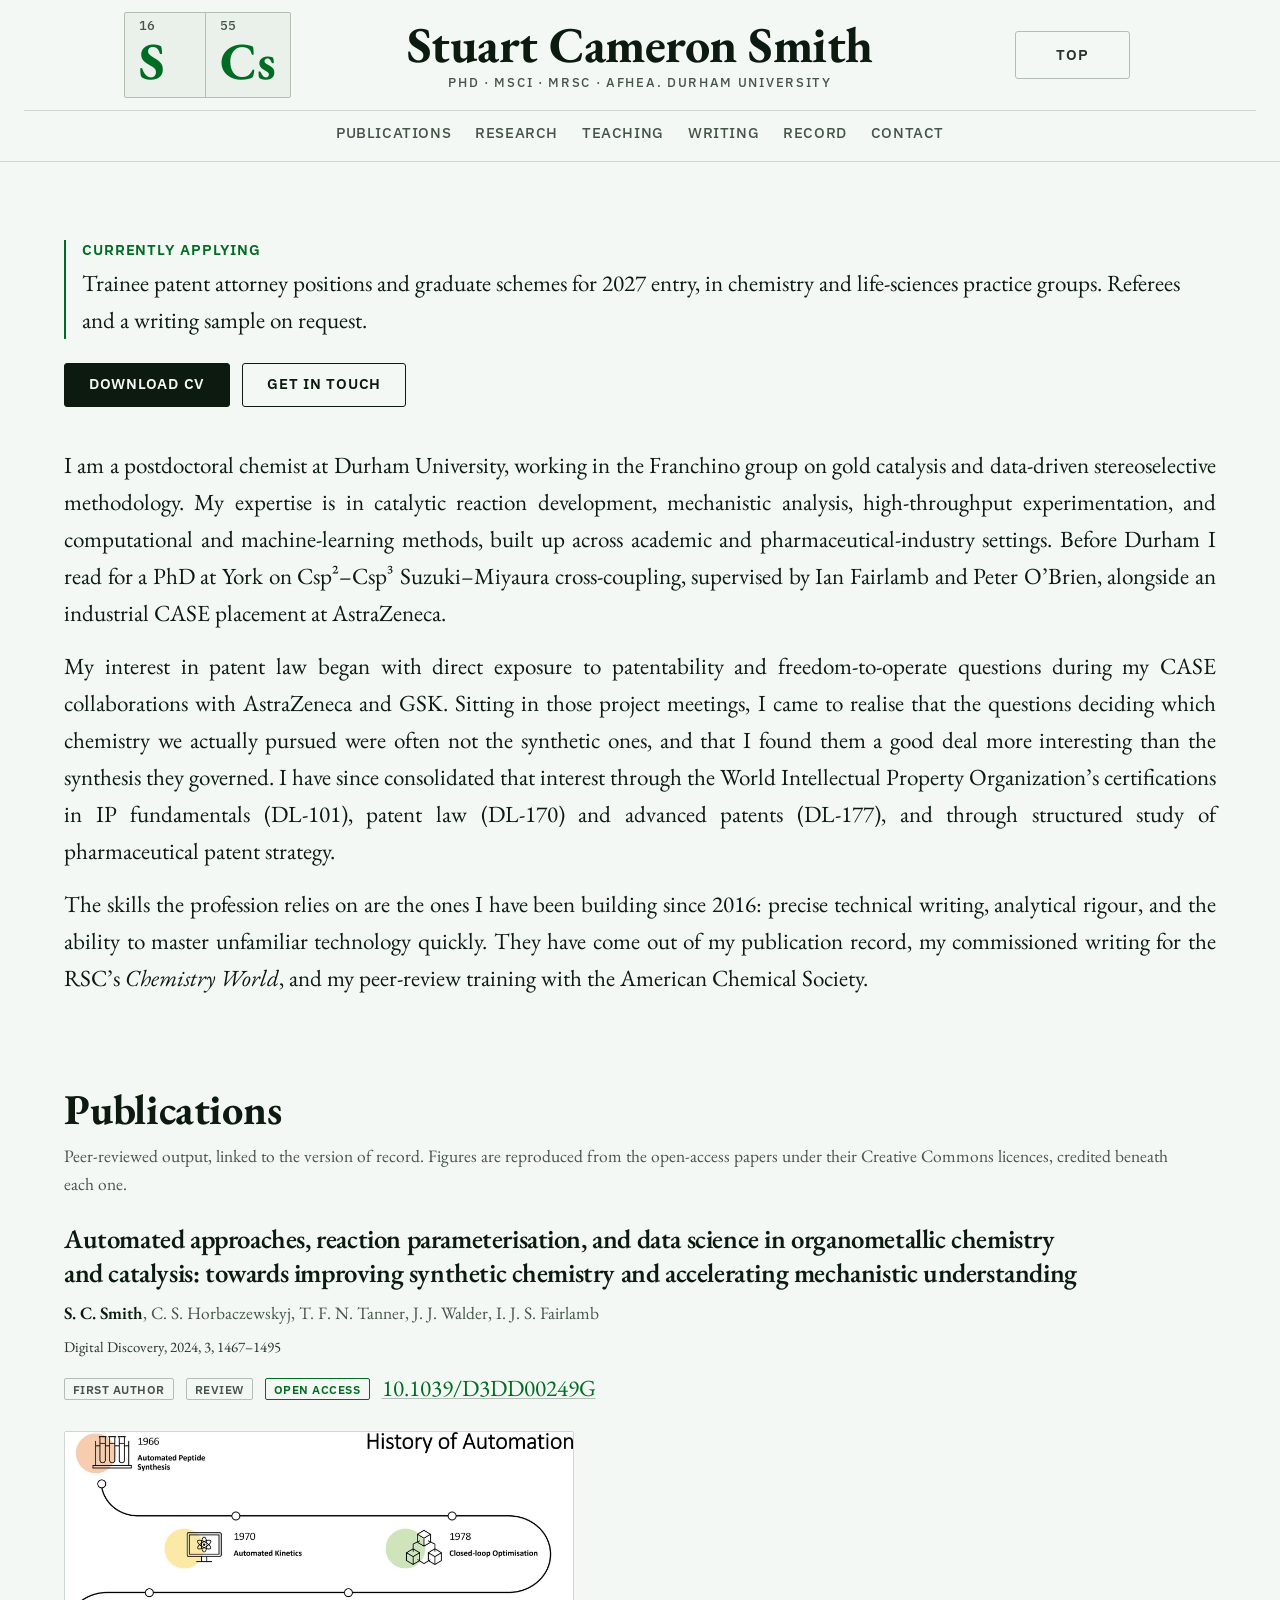
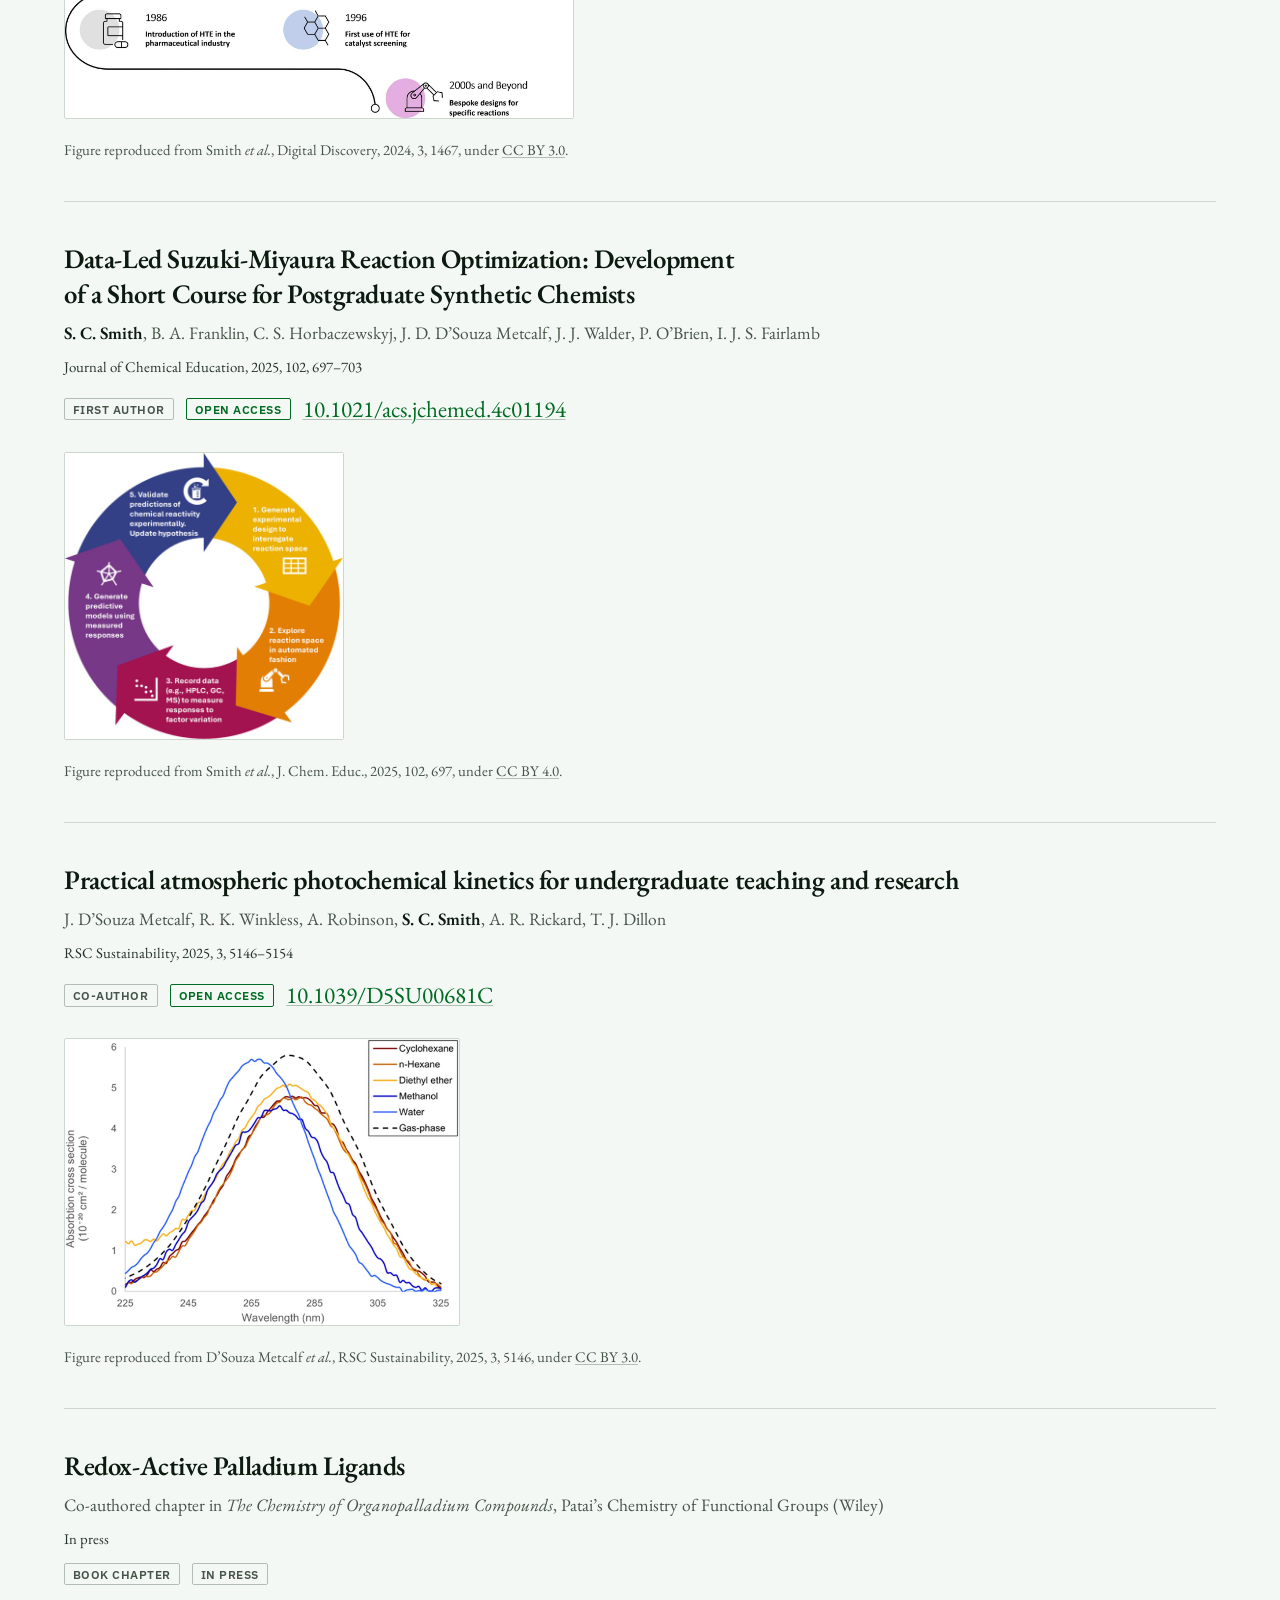
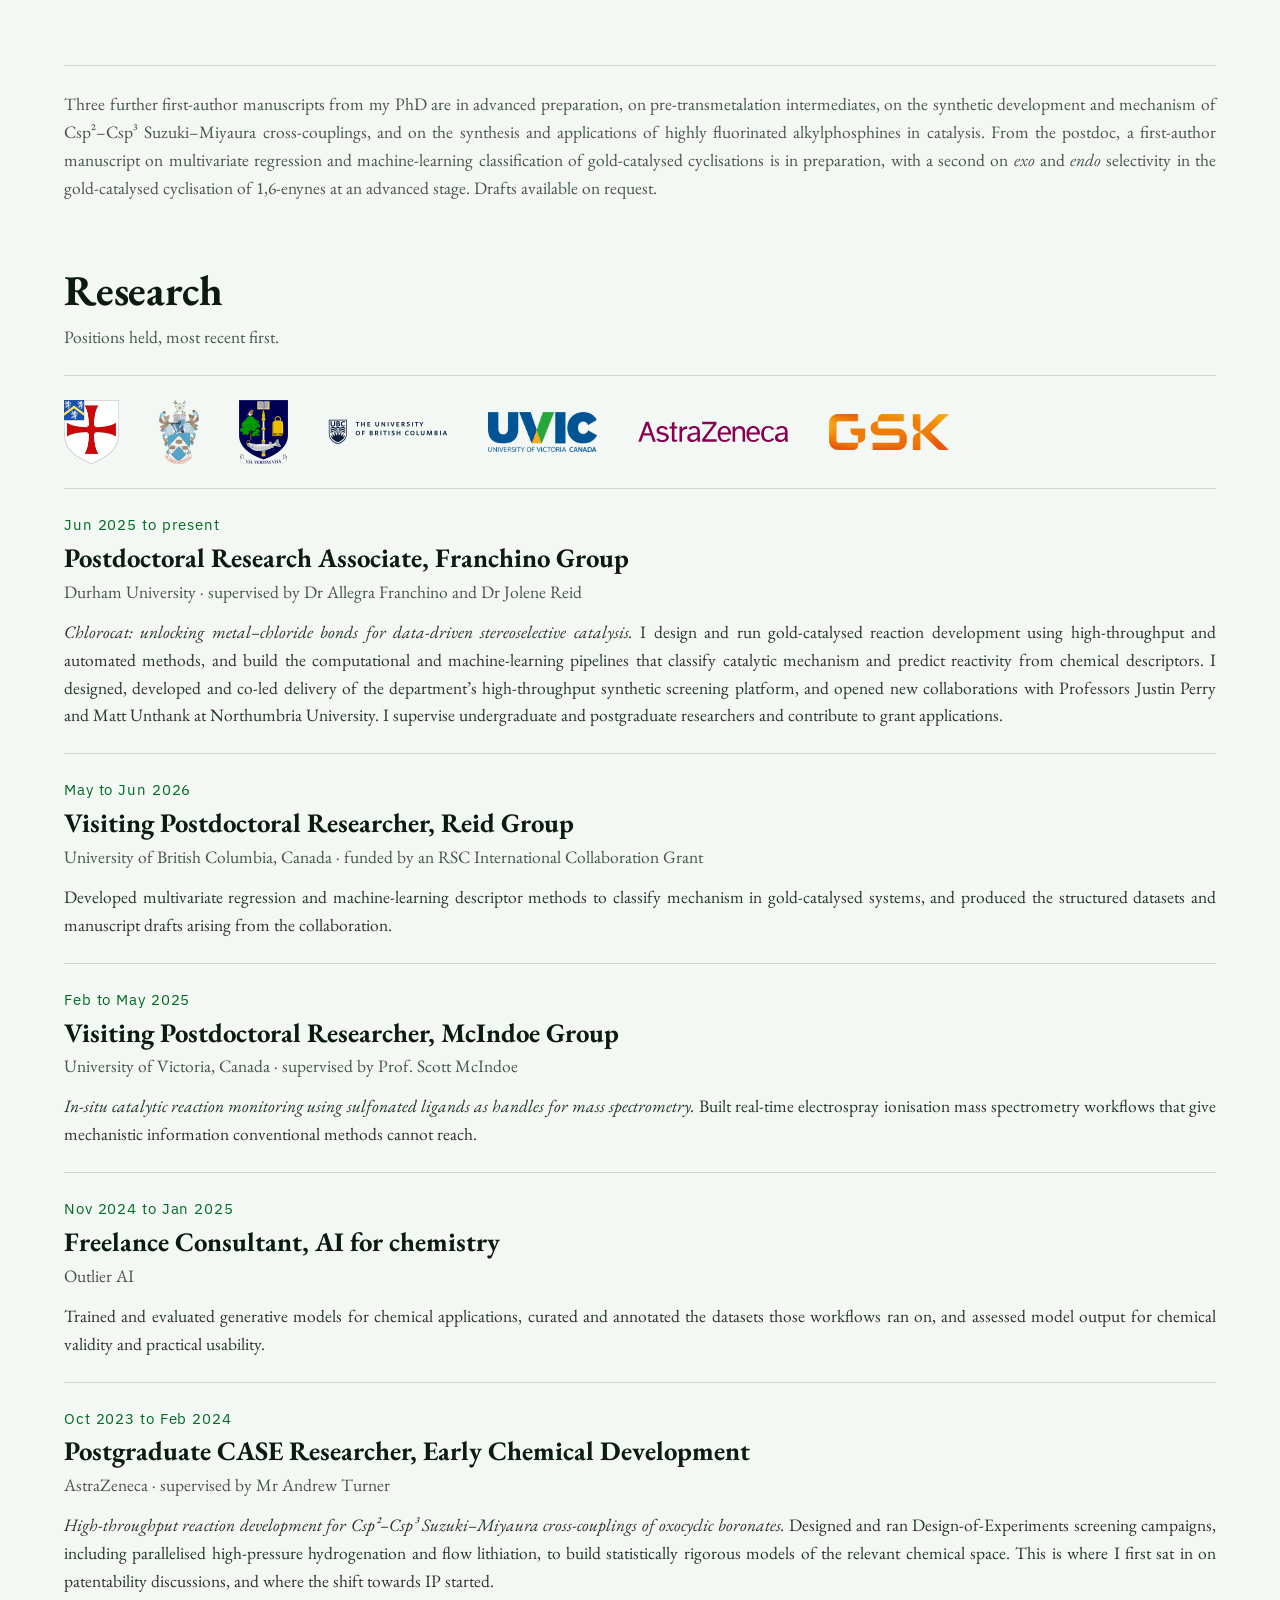
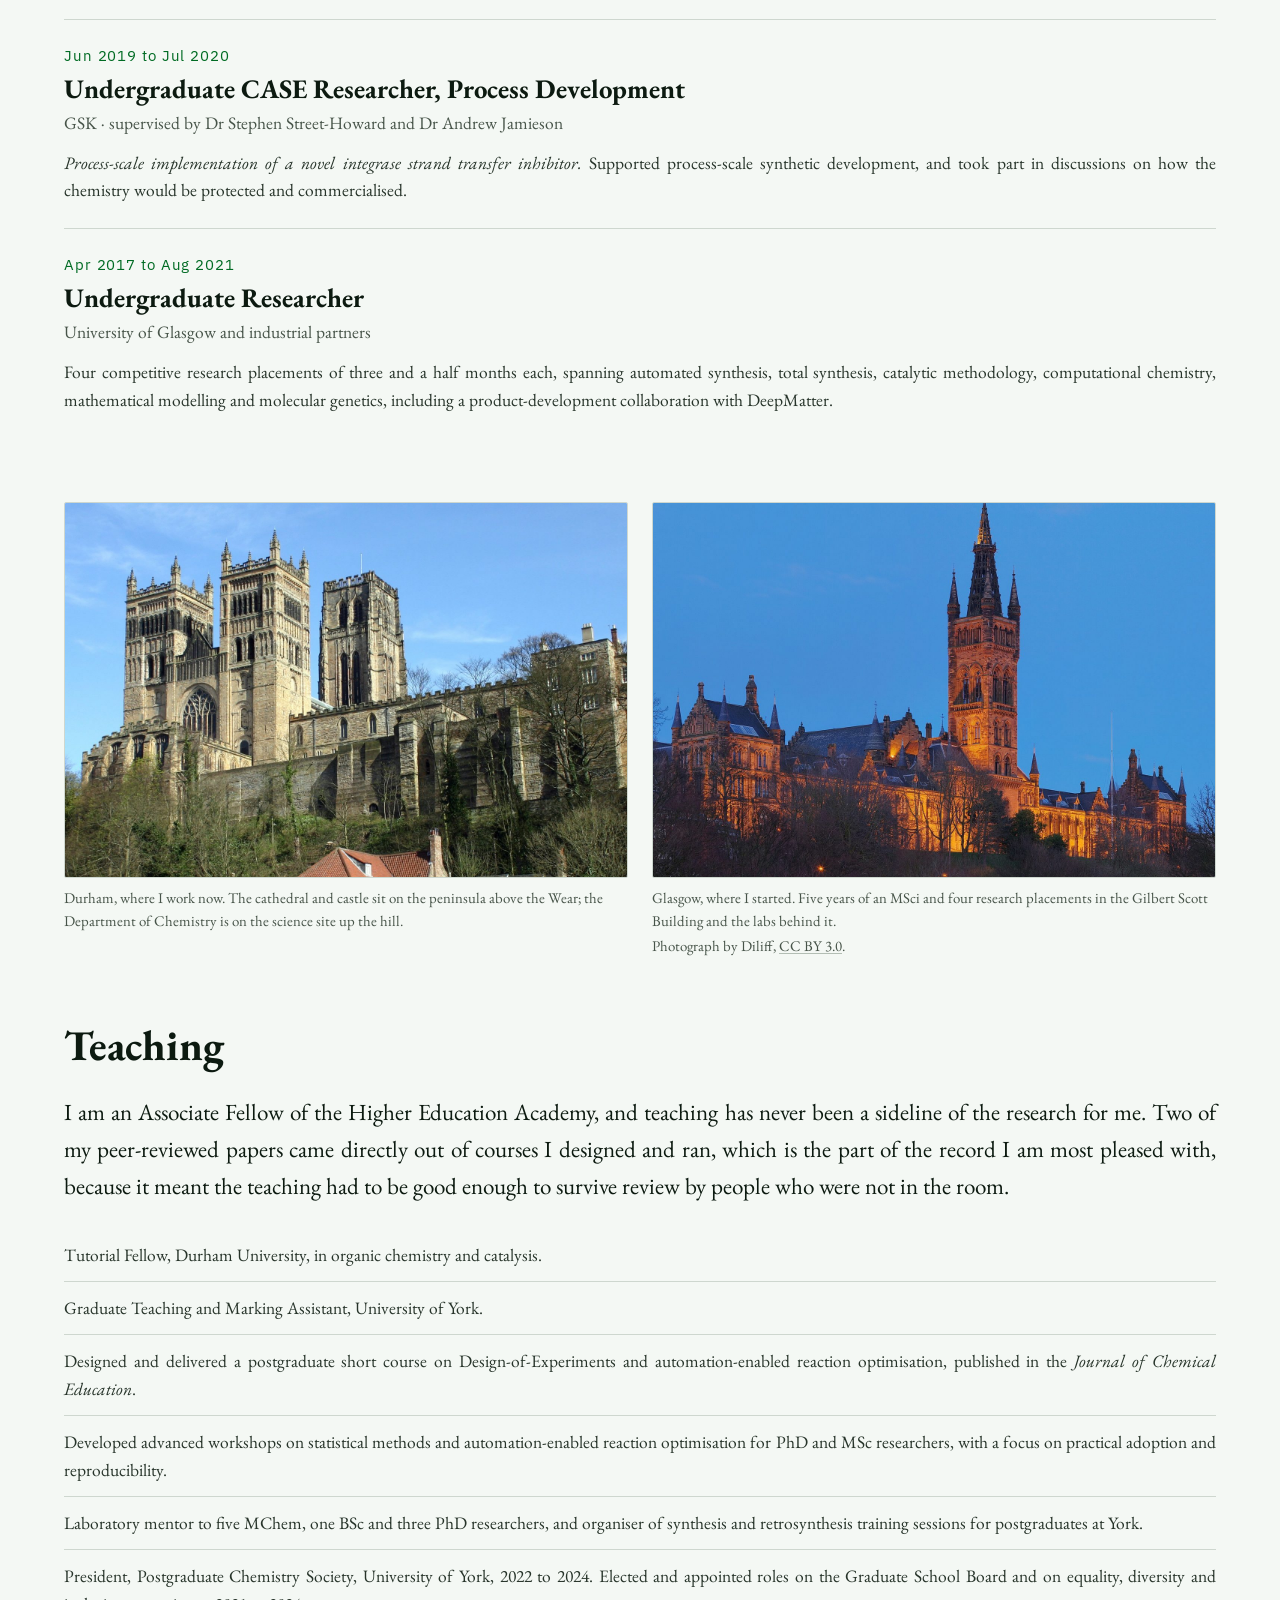
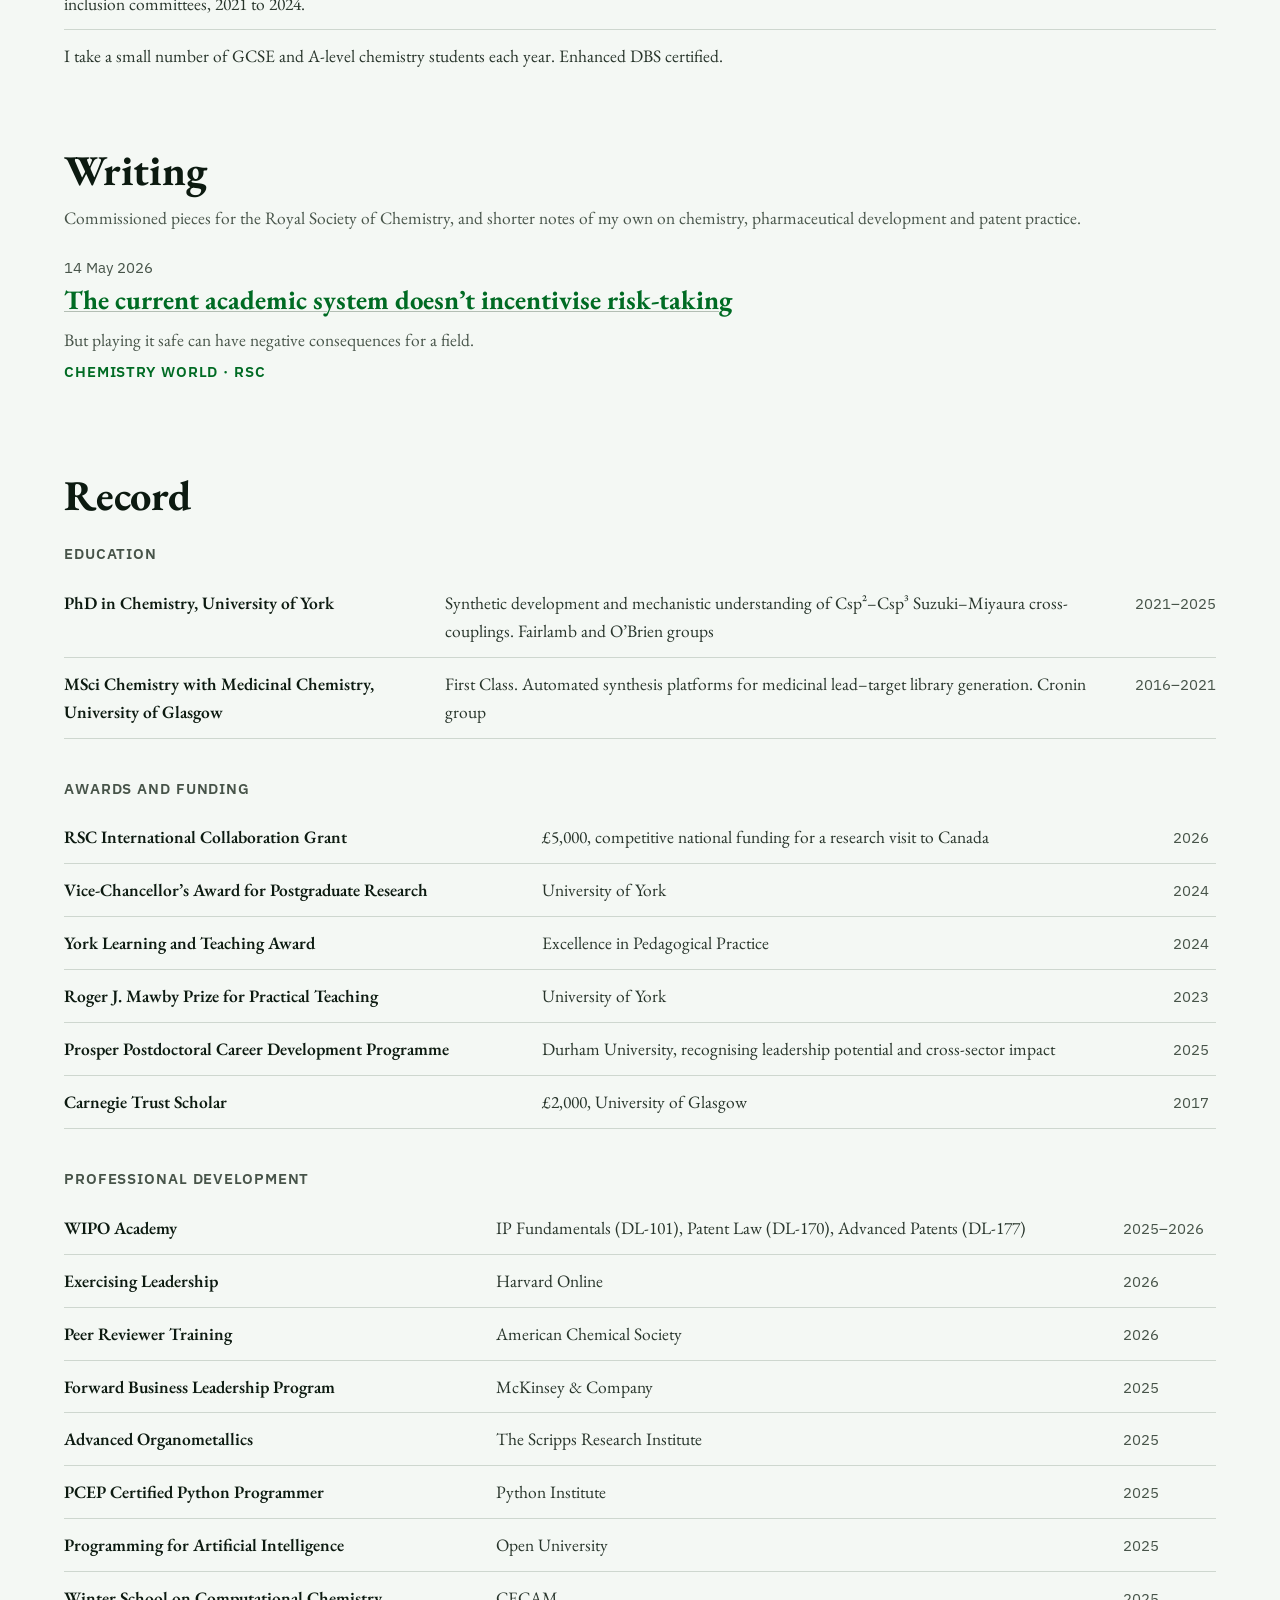
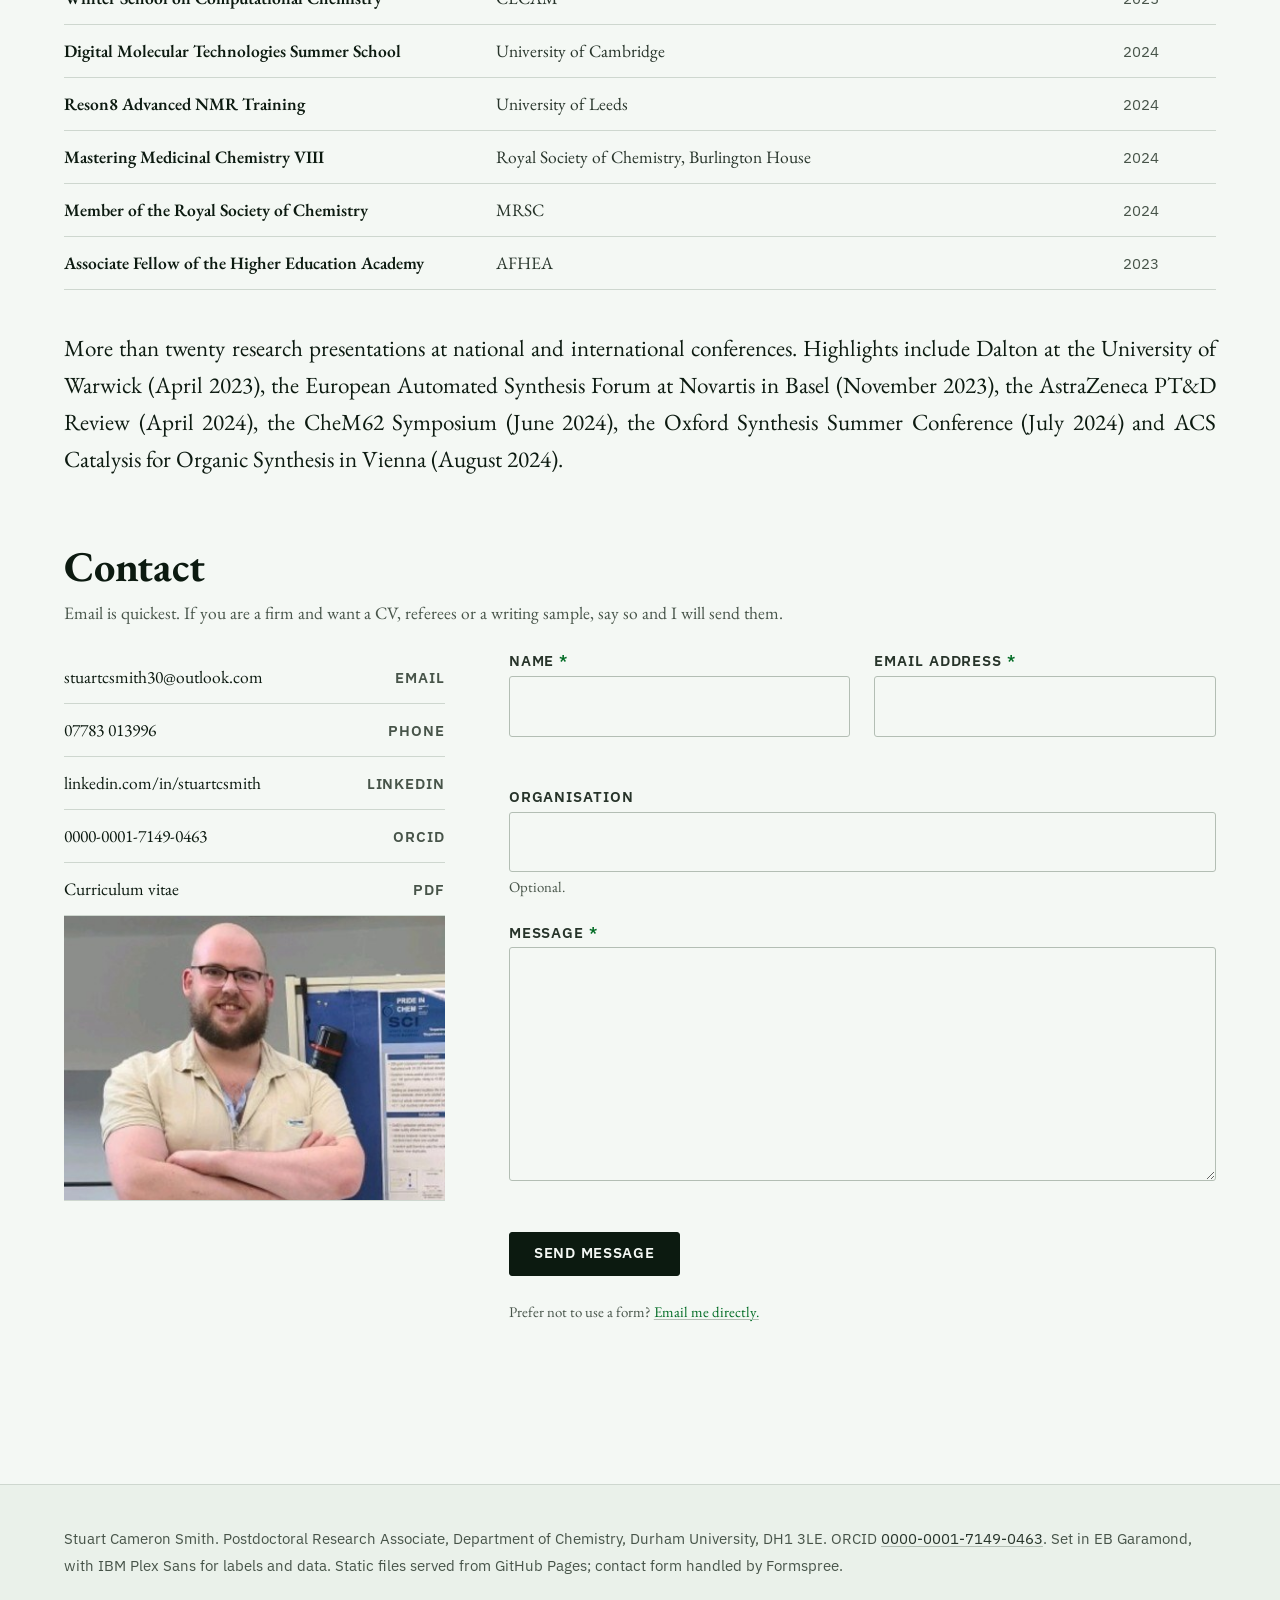
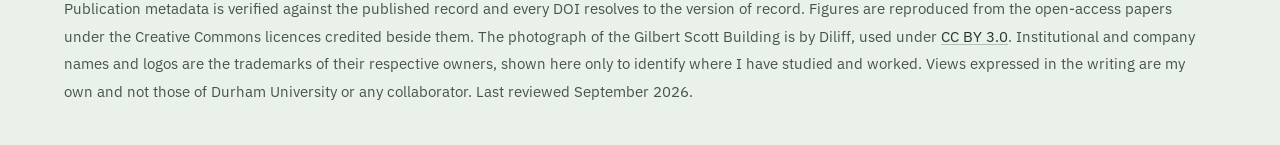
<file: index.html>
<!DOCTYPE html>
<html lang="en-GB">
<head>
<meta charset="utf-8">
<meta name="viewport" content="width=device-width, initial-scale=1, viewport-fit=cover">
<title>Stuart Cameron Smith, chemist training for patent practice</title>
<meta name="description" content="Postdoctoral chemist at Durham University working on catalysis, reaction mechanism and data-driven methodology. Publications, teaching record and contact details. Applying for trainee patent attorney positions for 2027 entry.">
<meta name="author" content="Stuart Cameron Smith">
<link rel="canonical" href="https://stuartcsmith.co.uk/">

<meta property="og:type" content="profile">
<meta property="og:title" content="Stuart Cameron Smith, chemist training for patent practice">
<meta property="og:description" content="Catalysis, reaction mechanism and data-driven methodology at Durham University. Publications, teaching and contact.">
<meta property="og:url" content="https://stuartcsmith.co.uk/">
<meta property="og:image" content="https://stuartcsmith.co.uk/assets/stuart-smith.jpg">

<link rel="preconnect" href="https://fonts.googleapis.com">
<link rel="preconnect" href="https://fonts.gstatic.com" crossorigin>
<link rel="stylesheet" href="https://fonts.googleapis.com/css2?family=EB+Garamond:ital,wght@0,400;0,500;0,600;0,700;1,400;1,600&family=IBM+Plex+Sans:wght@400;500;600&display=swap">
<link rel="stylesheet" href="site.css?v=13">

<script type="application/ld+json">
{
  "@context": "https://schema.org",
  "@type": "Person",
  "name": "Stuart Cameron Smith",
  "givenName": "Stuart",
  "familyName": "Smith",
  "jobTitle": "Postdoctoral Research Associate",
  "email": "mailto:stuartcsmith30@outlook.com",
  "identifier": "https://orcid.org/0000-0001-7149-0463",
  "url": "https://stuartcsmith.co.uk/",
  "image": "https://stuartcsmith.co.uk/assets/stuart-smith.jpg",
  "affiliation": { "@type": "Organization", "name": "Durham University" },
  "alumniOf": [
    { "@type": "Organization", "name": "University of York" },
    { "@type": "Organization", "name": "University of Glasgow" }
  ],
  "sameAs": [
    "https://orcid.org/0000-0001-7149-0463",
    "https://www.linkedin.com/in/stuartcsmith"
  ]
}
</script>
</head>
<body>

<a class="skip" href="#opening">Skip to content</a>

<header class="head" id="top">
  <div class="head__bar">
    <a class="head__logo" href="#top" aria-label="Back to top">
      <span class="el"><span class="el__z">16</span><span class="el__sym">S</span></span>
      <span class="el"><span class="el__z">55</span><span class="el__sym">Cs</span></span>
    </a>

    <div class="head__id">
      <h1 class="head__name">Stuart Cameron Smith</h1>
      <p class="head__creds">PhD · MSci · MRSC · AFHEA. Durham University</p>
    </div>

    <div class="head__end">
      <button class="head__menu" type="button" aria-expanded="false" aria-controls="head-nav">Sections</button>
      <a class="head__top" href="#opening">Top</a>
    </div>
  </div>

  <nav class="head__nav" id="head-nav" aria-label="Sections">
    <a href="#publications">Publications</a>
    <a href="#research">Research</a>
    <a href="#teaching">Teaching</a>
    <a href="#writing">Writing</a>
    <a href="#record">Record</a>
    <a href="#contact">Contact</a>
  </nav>
</header>

<main class="doc">

<!-- ============================ OPENING ============================ -->
<section class="sec sec--open" id="opening">

  <div class="seeking">
    <span class="seeking__label label">Currently applying</span>
    <p>Trainee patent attorney positions and graduate schemes for 2027 entry, in chemistry and life-sciences practice groups. Referees and a writing sample on request.</p>
  </div>

  <div class="actions">
    <a class="btn btn--primary" href="assets/Stuart_Smith_CV.docx" download>Download CV</a>
    <a class="btn" href="#contact">Get in touch</a>
  </div>

  <div class="prose open__body">
    <p>I am a postdoctoral chemist at Durham University, working in the Franchino group on gold catalysis and data-driven stereoselective methodology. My expertise is in catalytic reaction development, mechanistic analysis, high-throughput experimentation, and computational and machine-learning methods, built up across academic and pharmaceutical-industry settings. Before Durham I read for a PhD at York on Csp²–Csp³ Suzuki–Miyaura cross-coupling, supervised by Ian Fairlamb and Peter O’Brien, alongside an industrial CASE placement at AstraZeneca.</p>
    <p>My interest in patent law began with direct exposure to patentability and freedom-to-operate questions during my CASE collaborations with AstraZeneca and GSK. Sitting in those project meetings, I came to realise that the questions deciding which chemistry we actually pursued were often not the synthetic ones, and that I found them a good deal more interesting than the synthesis they governed. I have since consolidated that interest through the World Intellectual Property Organization’s certifications in IP fundamentals (DL-101), patent law (DL-170) and advanced patents (DL-177), and through structured study of pharmaceutical patent strategy.</p>
    <p>The skills the profession relies on are the ones I have been building since 2016: precise technical writing, analytical rigour, and the ability to master unfamiliar technology quickly. They have come out of my publication record, my commissioned writing for the RSC’s <em>Chemistry World</em>, and my peer-review training with the American Chemical Society.</p>
  </div>
</section>

<!-- ========================== PUBLICATIONS ========================== -->
<section class="sec" id="publications">
  <div class="sec__head">
    <h2>Publications</h2>
    <p class="sec__note">Peer-reviewed output, linked to the version of record. Figures are reproduced from the open-access papers under their Creative Commons licences, credited beneath each one.</p>
  </div>

  <ol class="pubs">

    <li class="pub">
      <h3 class="pub__title">Automated approaches, reaction parameterisation, and data science in organometallic chemistry and catalysis: towards improving synthetic chemistry and accelerating mechanistic understanding</h3>
      <p class="pub__authors"><span class="me">S. C. Smith</span>, C. S. Horbaczewskyj, T. F. N. Tanner, J. J. Walder, I. J. S. Fairlamb</p>
      <p class="pub__cite">Digital Discovery, 2024, 3, 1467–1495</p>
      <div class="pub__meta">
        <span class="tag">First author</span>
        <span class="tag">Review</span>
        <span class="tag tag--oa">Open access</span>
        <a class="lnk" href="https://doi.org/10.1039/D3DD00249G" rel="noopener">10.1039/D3DD00249G</a>
      </div>
      <figure class="pub__fig">
        <a class="pub__figlink" href="https://doi.org/10.1039/D3DD00249G" rel="noopener" aria-label="Read the paper: Automated approaches, reaction parameterisation, and data science in organometallic chemistry and catalysis"><img src="assets/abstracts/digital-discovery-2024.jpg" alt="Timeline titled History of Automation, marking automated peptide synthesis in 1966, automated kinetics in 1970, closed-loop optimisation in 1978, high-throughput experimentation in pharmaceuticals in 1986, its first use for catalyst screening in 1996, and bespoke reaction-specific designs from the 2000s onward." width="1894" height="1066" loading="lazy"></a>
        <figcaption class="pub__credit">Figure reproduced from Smith <em>et al.</em>, Digital Discovery, 2024, 3, 1467, under <a href="https://creativecommons.org/licenses/by/3.0/" rel="noopener license">CC BY 3.0</a>.</figcaption>
      </figure>
    </li>

    <li class="pub">
      <h3 class="pub__title">Data-Led Suzuki-Miyaura Reaction Optimization: Development of a Short Course for Postgraduate Synthetic Chemists</h3>
      <p class="pub__authors"><span class="me">S. C. Smith</span>, B. A. Franklin, C. S. Horbaczewskyj, J. D. D’Souza Metcalf, J. J. Walder, P. O’Brien, I. J. S. Fairlamb</p>
      <p class="pub__cite">Journal of Chemical Education, 2025, 102, 697–703</p>
      <div class="pub__meta">
        <span class="tag">First author</span>
        <span class="tag tag--oa">Open access</span>
        <a class="lnk" href="https://doi.org/10.1021/acs.jchemed.4c01194" rel="noopener">10.1021/acs.jchemed.4c01194</a>
      </div>
      <figure class="pub__fig">
        <a class="pub__figlink" href="https://doi.org/10.1021/acs.jchemed.4c01194" rel="noopener" aria-label="Read the paper: Data-Led Suzuki-Miyaura Reaction Optimization"><img src="assets/abstracts/jchemed-2025.jpg" alt="Five-stage cycle: generate an experimental design to interrogate reaction space, explore that space in automated fashion, record data by HPLC, GC or MS, generate predictive models from the measured responses, then validate the predictions experimentally and update the hypothesis." width="576" height="593" loading="lazy"></a>
        <figcaption class="pub__credit">Figure reproduced from Smith <em>et al.</em>, J. Chem. Educ., 2025, 102, 697, under <a href="https://creativecommons.org/licenses/by/4.0/" rel="noopener license">CC BY 4.0</a>.</figcaption>
      </figure>
    </li>

    <li class="pub">
      <h3 class="pub__title">Practical atmospheric photochemical kinetics for undergraduate teaching and research</h3>
      <p class="pub__authors">J. D’Souza Metcalf, R. K. Winkless, A. Robinson, <span class="me">S. C. Smith</span>, A. R. Rickard, T. J. Dillon</p>
      <p class="pub__cite">RSC Sustainability, 2025, 3, 5146–5154</p>
      <div class="pub__meta">
        <span class="tag">Co-author</span>
        <span class="tag tag--oa">Open access</span>
        <a class="lnk" href="https://doi.org/10.1039/D5SU00681C" rel="noopener">10.1039/D5SU00681C</a>
      </div>
      <figure class="pub__fig">
        <a class="pub__figlink" href="https://doi.org/10.1039/D5SU00681C" rel="noopener" aria-label="Read the paper: Practical atmospheric photochemical kinetics for undergraduate teaching and research"><img src="assets/abstracts/rsc-sustainability-2025.jpg" alt="Absorption cross-section plotted against wavelength from 225 to 325 nanometres for a carbonyl compound in cyclohexane, n-hexane, diethyl ether, methanol and water, compared with the gas-phase spectrum." width="1361" height="988" loading="lazy"></a>
        <figcaption class="pub__credit">Figure reproduced from D&#8217;Souza Metcalf <em>et al.</em>, RSC Sustainability, 2025, 3, 5146, under <a href="https://creativecommons.org/licenses/by/3.0/" rel="noopener license">CC BY 3.0</a>.</figcaption>
      </figure>
    </li>

    <li class="pub">
      <h3 class="pub__title">Redox-Active Palladium Ligands</h3>
      <p class="pub__authors">Co-authored chapter in <em>The Chemistry of Organopalladium Compounds</em>, Patai’s Chemistry of Functional Groups (Wiley)</p>
      <p class="pub__cite">In press</p>
      <div class="pub__meta">
        <span class="tag">Book chapter</span>
        <span class="tag">In press</span>
      </div>
    </li>

  </ol>

  <p class="pending">Three further first-author manuscripts from my PhD are in advanced preparation, on pre-transmetalation intermediates, on the synthetic development and mechanism of Csp²–Csp³ Suzuki–Miyaura cross-couplings, and on the synthesis and applications of highly fluorinated alkylphosphines in catalysis. From the postdoc, a first-author manuscript on multivariate regression and machine-learning classification of gold-catalysed cyclisations is in preparation, with a second on <em>exo</em> and <em>endo</em> selectivity in the gold-catalysed cyclisation of 1,6-enynes at an advanced stage. Drafts available on request.</p>
</section>

<!-- ============================ RESEARCH ============================ -->
<section class="sec" id="research">
  <div class="sec__head">
    <h2>Research</h2>
    <p class="sec__note">Positions held, most recent first.</p>
  </div>

  <ul class="orgs" aria-label="Institutions where I have studied or worked">
    <li><img src="assets/logos/durham.png" width="219" height="256"      alt="Durham University" loading="lazy"></li>
    <li><img src="assets/logos/york.png" width="160" height="256"        alt="University of York" loading="lazy"></li>
    <li><img src="assets/logos/glasgow.png" width="196" height="256"     alt="University of Glasgow" loading="lazy"></li>
    <li><img class="orgs__wordmark" src="assets/logos/ubc.svg"      alt="University of British Columbia" loading="lazy"></li>
    <li><img class="orgs__wordmark" src="assets/logos/victoria.png" alt="University of Victoria" width="640" height="234" loading="lazy"></li>
    <li><img class="orgs__wordmark orgs__wordmark--xw" src="assets/logos/astrazeneca.svg" alt="AstraZeneca" loading="lazy"></li>
    <li><img class="orgs__wordmark" src="assets/logos/gsk.png"      alt="GSK" width="640" height="193" loading="lazy"></li>
  </ul>

  <ol class="entries">

    <li class="entry">
      <p class="entry__when">Jun 2025 to present</p>
      <h3 class="entry__role">Postdoctoral Research Associate, Franchino Group</h3>
      <p class="entry__where">Durham University · supervised by Dr Allegra Franchino and Dr Jolene Reid</p>
      <p class="entry__body"><em>Chlorocat: unlocking metal–chloride bonds for data-driven stereoselective catalysis.</em> I design and run gold-catalysed reaction development using high-throughput and automated methods, and build the computational and machine-learning pipelines that classify catalytic mechanism and predict reactivity from chemical descriptors. I designed, developed and co-led delivery of the department’s high-throughput synthetic screening platform, and opened new collaborations with Professors Justin Perry and Matt Unthank at Northumbria University. I supervise undergraduate and postgraduate researchers and contribute to grant applications.</p>
    </li>

    <li class="entry">
      <p class="entry__when">May to Jun 2026</p>
      <h3 class="entry__role">Visiting Postdoctoral Researcher, Reid Group</h3>
      <p class="entry__where">University of British Columbia, Canada · funded by an RSC International Collaboration Grant</p>
      <p class="entry__body">Developed multivariate regression and machine-learning descriptor methods to classify mechanism in gold-catalysed systems, and produced the structured datasets and manuscript drafts arising from the collaboration.</p>
    </li>

    <li class="entry">
      <p class="entry__when">Feb to May 2025</p>
      <h3 class="entry__role">Visiting Postdoctoral Researcher, McIndoe Group</h3>
      <p class="entry__where">University of Victoria, Canada · supervised by Prof. Scott McIndoe</p>
      <p class="entry__body"><em>In-situ catalytic reaction monitoring using sulfonated ligands as handles for mass spectrometry.</em> Built real-time electrospray ionisation mass spectrometry workflows that give mechanistic information conventional methods cannot reach.</p>
    </li>

    <li class="entry">
      <p class="entry__when">Nov 2024 to Jan 2025</p>
      <h3 class="entry__role">Freelance Consultant, AI for chemistry</h3>
      <p class="entry__where">Outlier AI</p>
      <p class="entry__body">Trained and evaluated generative models for chemical applications, curated and annotated the datasets those workflows ran on, and assessed model output for chemical validity and practical usability.</p>
    </li>

    <li class="entry">
      <p class="entry__when">Oct 2023 to Feb 2024</p>
      <h3 class="entry__role">Postgraduate CASE Researcher, Early Chemical Development</h3>
      <p class="entry__where">AstraZeneca · supervised by Mr Andrew Turner</p>
      <p class="entry__body"><em>High-throughput reaction development for Csp²–Csp³ Suzuki–Miyaura cross-couplings of oxocyclic boronates.</em> Designed and ran Design-of-Experiments screening campaigns, including parallelised high-pressure hydrogenation and flow lithiation, to build statistically rigorous models of the relevant chemical space. This is where I first sat in on patentability discussions, and where the shift towards IP started.</p>
    </li>

    <li class="entry">
      <p class="entry__when">Jun 2019 to Jul 2020</p>
      <h3 class="entry__role">Undergraduate CASE Researcher, Process Development</h3>
      <p class="entry__where">GSK · supervised by Dr Stephen Street-Howard and Dr Andrew Jamieson</p>
      <p class="entry__body"><em>Process-scale implementation of a novel integrase strand transfer inhibitor.</em> Supported process-scale synthetic development, and took part in discussions on how the chemistry would be protected and commercialised.</p>
    </li>

    <li class="entry">
      <p class="entry__when">Apr 2017 to Aug 2021</p>
      <h3 class="entry__role">Undergraduate Researcher</h3>
      <p class="entry__where">University of Glasgow and industrial partners</p>
      <p class="entry__body">Four competitive research placements of three and a half months each, spanning automated synthesis, total synthesis, catalytic methodology, computational chemistry, mathematical modelling and molecular genetics, including a product-development collaboration with DeepMatter.</p>
    </li>

  </ol>

  <div class="places">
    <figure class="place">
      <img src="assets/places/durham.jpg" alt="Durham Cathedral seen from across the River Wear, with the old fulling mill on the bank below it." width="1500" height="1000" loading="lazy">
      <figcaption class="place__cap">Durham, where I work now. The cathedral and castle sit on the peninsula above the Wear; the Department of Chemistry is on the science site up the hill.</figcaption>
    </figure>
    <figure class="place">
      <img src="assets/places/glasgow.jpg" alt="The Gilbert Scott Building at the University of Glasgow, floodlit at dusk, its tower and spire above the trees of Kelvingrove." width="1500" height="1000" loading="lazy">
      <figcaption class="place__cap">Glasgow, where I started. Five years of an MSci and four research placements in the Gilbert Scott Building and the labs behind it. <span class="place__credit">Photograph by Diliff, <a href="https://creativecommons.org/licenses/by/3.0/" rel="noopener license">CC BY 3.0</a>.</span></figcaption>
    </figure>
  </div>
</section>

<!-- ============================ TEACHING ============================ -->
<section class="sec" id="teaching">
  <div class="sec__head">
    <h2>Teaching</h2>
  </div>

  <div class="prose">
    <p>I am an Associate Fellow of the Higher Education Academy, and teaching has never been a sideline of the research for me. Two of my peer-reviewed papers came directly out of courses I designed and ran, which is the part of the record I am most pleased with, because it meant the teaching had to be good enough to survive review by people who were not in the room.</p>
  </div>

  <ul class="plainlist">
    <li>Tutorial Fellow, Durham University, in organic chemistry and catalysis.</li>
    <li>Graduate Teaching and Marking Assistant, University of York.</li>
    <li>Designed and delivered a postgraduate short course on Design-of-Experiments and automation-enabled reaction optimisation, published in the <em>Journal of Chemical Education</em>.</li>
    <li>Developed advanced workshops on statistical methods and automation-enabled reaction optimisation for PhD and MSc researchers, with a focus on practical adoption and reproducibility.</li>
    <li>Laboratory mentor to five MChem, one BSc and three PhD researchers, and organiser of synthesis and retrosynthesis training sessions for postgraduates at York.</li>
    <li>President, Postgraduate Chemistry Society, University of York, 2022 to 2024. Elected and appointed roles on the Graduate School Board and on equality, diversity and inclusion committees, 2021 to 2024.</li>
    <li>I take a small number of GCSE and A-level chemistry students each year. Enhanced DBS certified.</li>
  </ul>
</section>

<!-- ============================= WRITING ============================= -->
<section class="sec" id="writing">
  <div class="sec__head">
    <h2>Writing</h2>
    <p class="sec__note">Commissioned pieces for the Royal Society of Chemistry, and shorter notes of my own on chemistry, pharmaceutical development and patent practice.</p>
  </div>

  <ul class="posts" id="posts">
    <li class="post" data-date="2026-05-14">
      <p class="post__when">14 May 2026</p>
      <h3 class="post__title"><a class="lnk" href="https://www.chemistryworld.com/opinion/the-current-academic-system-doesnt-incentivise-risk-taking/4023230.article" rel="noopener">The current academic system doesn’t incentivise risk-taking</a></h3>
      <p class="post__dek">But playing it safe can have negative consequences for a field.</p>
      <p class="post__where label">Chemistry World · RSC</p>
    </li>
  </ul>
</section>

<!-- ============================== RECORD ============================== -->
<section class="sec sec--record" id="record">
  <div class="sec__head">
    <h2>Record</h2>
  </div>

  <div class="tablewrap">
    <table class="rec">
      <caption class="label">Education</caption>
      <tbody>
        <tr>
          <th scope="row">PhD in Chemistry, University of York</th>
          <td>Synthetic development and mechanistic understanding of Csp²–Csp³ Suzuki–Miyaura cross-couplings. Fairlamb and O’Brien groups</td>
          <td>2021–2025</td>
        </tr>
        <tr>
          <th scope="row">MSci Chemistry with Medicinal Chemistry, University of Glasgow</th>
          <td>First Class. Automated synthesis platforms for medicinal lead–target library generation. Cronin group</td>
          <td>2016–2021</td>
        </tr>
      </tbody>
    </table>
  </div>

  <div class="tablewrap tablewrap--gap">
    <table class="rec">
      <caption class="label">Awards and funding</caption>
      <tbody>
        <tr><th scope="row">RSC International Collaboration Grant</th><td>£5,000, competitive national funding for a research visit to Canada</td><td>2026</td></tr>
        <tr><th scope="row">Vice-Chancellor’s Award for Postgraduate Research</th><td>University of York</td><td>2024</td></tr>
        <tr><th scope="row">York Learning and Teaching Award</th><td>Excellence in Pedagogical Practice</td><td>2024</td></tr>
        <tr><th scope="row">Roger J. Mawby Prize for Practical Teaching</th><td>University of York</td><td>2023</td></tr>
        <tr><th scope="row">Prosper Postdoctoral Career Development Programme</th><td>Durham University, recognising leadership potential and cross-sector impact</td><td>2025</td></tr>
        <tr><th scope="row">Carnegie Trust Scholar</th><td>£2,000, University of Glasgow</td><td>2017</td></tr>
      </tbody>
    </table>
  </div>

  <div class="tablewrap tablewrap--gap">
    <table class="rec">
      <caption class="label">Professional development</caption>
      <tbody>
        <tr><th scope="row">WIPO Academy</th><td>IP Fundamentals (DL-101), Patent Law (DL-170), Advanced Patents (DL-177)</td><td>2025–2026</td></tr>
        <tr><th scope="row">Exercising Leadership</th><td>Harvard Online</td><td>2026</td></tr>
        <tr><th scope="row">Peer Reviewer Training</th><td>American Chemical Society</td><td>2026</td></tr>
        <tr><th scope="row">Forward Business Leadership Program</th><td>McKinsey &amp; Company</td><td>2025</td></tr>
        <tr><th scope="row">Advanced Organometallics</th><td>The Scripps Research Institute</td><td>2025</td></tr>
        <tr><th scope="row">PCEP Certified Python Programmer</th><td>Python Institute</td><td>2025</td></tr>
        <tr><th scope="row">Programming for Artificial Intelligence</th><td>Open University</td><td>2025</td></tr>
        <tr><th scope="row">Winter School on Computational Chemistry</th><td>CECAM</td><td>2025</td></tr>
        <tr><th scope="row">Digital Molecular Technologies Summer School</th><td>University of Cambridge</td><td>2024</td></tr>
        <tr><th scope="row">Reson8 Advanced NMR Training</th><td>University of Leeds</td><td>2024</td></tr>
        <tr><th scope="row">Mastering Medicinal Chemistry VIII</th><td>Royal Society of Chemistry, Burlington House</td><td>2024</td></tr>
        <tr><th scope="row">Member of the Royal Society of Chemistry</th><td>MRSC</td><td>2024</td></tr>
        <tr><th scope="row">Associate Fellow of the Higher Education Academy</th><td>AFHEA</td><td>2023</td></tr>
      </tbody>
    </table>
  </div>

  <div class="prose prose--gap">
    <p>More than twenty research presentations at national and international conferences. Highlights include Dalton at the University of Warwick (April 2023), the European Automated Synthesis Forum at Novartis in Basel (November 2023), the AstraZeneca PT&amp;D Review (April 2024), the CheM62 Symposium (June 2024), the Oxford Synthesis Summer Conference (July 2024) and ACS Catalysis for Organic Synthesis in Vienna (August 2024).</p>
  </div>
</section>

<!-- ============================= CONTACT ============================= -->
<section class="sec sec--contact" id="contact">
  <div class="sec__head">
    <h2>Contact</h2>
    <p class="sec__note">Email is quickest. If you are a firm and want a CV, referees or a writing sample, say so and I will send them.</p>
  </div>

  <div class="contact">
    <div class="contact__side">
      <ul class="direct">
        <li><a href="mailto:stuartcsmith30@outlook.com">stuartcsmith30@outlook.com<span class="direct__tag label">Email</span></a></li>
        <li><a href="tel:+447783013996">07783 013996<span class="direct__tag label">Phone</span></a></li>
        <li><a href="https://www.linkedin.com/in/stuartcsmith" rel="noopener">linkedin.com/in/stuartcsmith<span class="direct__tag label">LinkedIn</span></a></li>
        <li><a href="https://orcid.org/0000-0001-7149-0463" rel="noopener">0000-0001-7149-0463<span class="direct__tag label">ORCID</span></a></li>
        <li><a href="assets/Stuart_Smith_CV.docx" download>Curriculum vitae<span class="direct__tag label">PDF</span></a></li>
      </ul>
      <figure class="shot">
        <img class="portrait" src="assets/stuart-smith.jpg" alt="Stuart Cameron Smith" width="400" height="400" loading="lazy">
      </figure>
    </div>

    <!-- Submissions go to Formspree. Without JavaScript this still works,
         because Formspree renders its own confirmation page. -->
    <form class="form" id="contact-form" action="https://formspree.io/f/xbgjkvdq" method="POST">
      <div class="frow">
        <div class="field">
          <label class="field__label label" for="f-name">Name <span class="field__req" aria-hidden="true">*</span></label>
          <input class="input" id="f-name" name="name" type="text" autocomplete="name" required aria-required="true" aria-describedby="h-name">
          <p class="field__help" id="h-name"></p>
        </div>
        <div class="field">
          <label class="field__label label" for="f-email">Email address <span class="field__req" aria-hidden="true">*</span></label>
          <input class="input" id="f-email" name="email" type="email" autocomplete="email" required aria-required="true" aria-describedby="h-email">
          <p class="field__help" id="h-email"></p>
        </div>
      </div>

      <div class="field">
        <label class="field__label label" for="f-org">Organisation</label>
        <input class="input" id="f-org" name="organisation" type="text" autocomplete="organization" aria-describedby="h-org">
        <p class="field__help" id="h-org">Optional.</p>
      </div>

      <div class="field">
        <label class="field__label label" for="f-message">Message <span class="field__req" aria-hidden="true">*</span></label>
        <textarea class="input" id="f-message" name="message" rows="6" required aria-required="true" aria-describedby="h-message"></textarea>
        <p class="field__help" id="h-message"></p>
      </div>

      <p class="form__status" id="form-status" role="status" aria-live="polite"></p>

      <div>
        <button class="btn btn--primary" type="submit" id="form-submit">
          <span class="btn__spinner" aria-hidden="true"></span>
          <span id="form-submit-label">Send message</span>
        </button>
      </div>

      <p class="form__fallback">Prefer not to use a form? <a class="lnk" href="mailto:stuartcsmith30@outlook.com">Email me directly.</a></p>
    </form>
  </div>
</section>

</main>

<!-- Colophon -->
<footer class="colophon">
  <div class="colophon__inner">
    <p>Stuart Cameron Smith. Postdoctoral Research Associate, Department of Chemistry, Durham University, DH1 3LE. ORCID <a href="https://orcid.org/0000-0001-7149-0463" rel="noopener">0000-0001-7149-0463</a>. Set in EB Garamond, with IBM Plex Sans for labels and data. Static files served from GitHub Pages; contact form handled by Formspree.</p>
    <p>Publication metadata is verified against the published record and every DOI resolves to the version of record. Figures are reproduced from the open-access papers under the Creative Commons licences credited beside them. The photograph of the Gilbert Scott Building is by Diliff, used under <a href="https://creativecommons.org/licenses/by/3.0/" rel="noopener license">CC BY 3.0</a>. Institutional and company names and logos are the trademarks of their respective owners, shown here only to identify where I have studied and worked. Views expressed in the writing are my own and not those of Durham University or any collaborator. Last reviewed September 2026.</p>
  </div>
</footer>

<script src="site.js?v=13" defer></script>
</body>
</html>
</file>
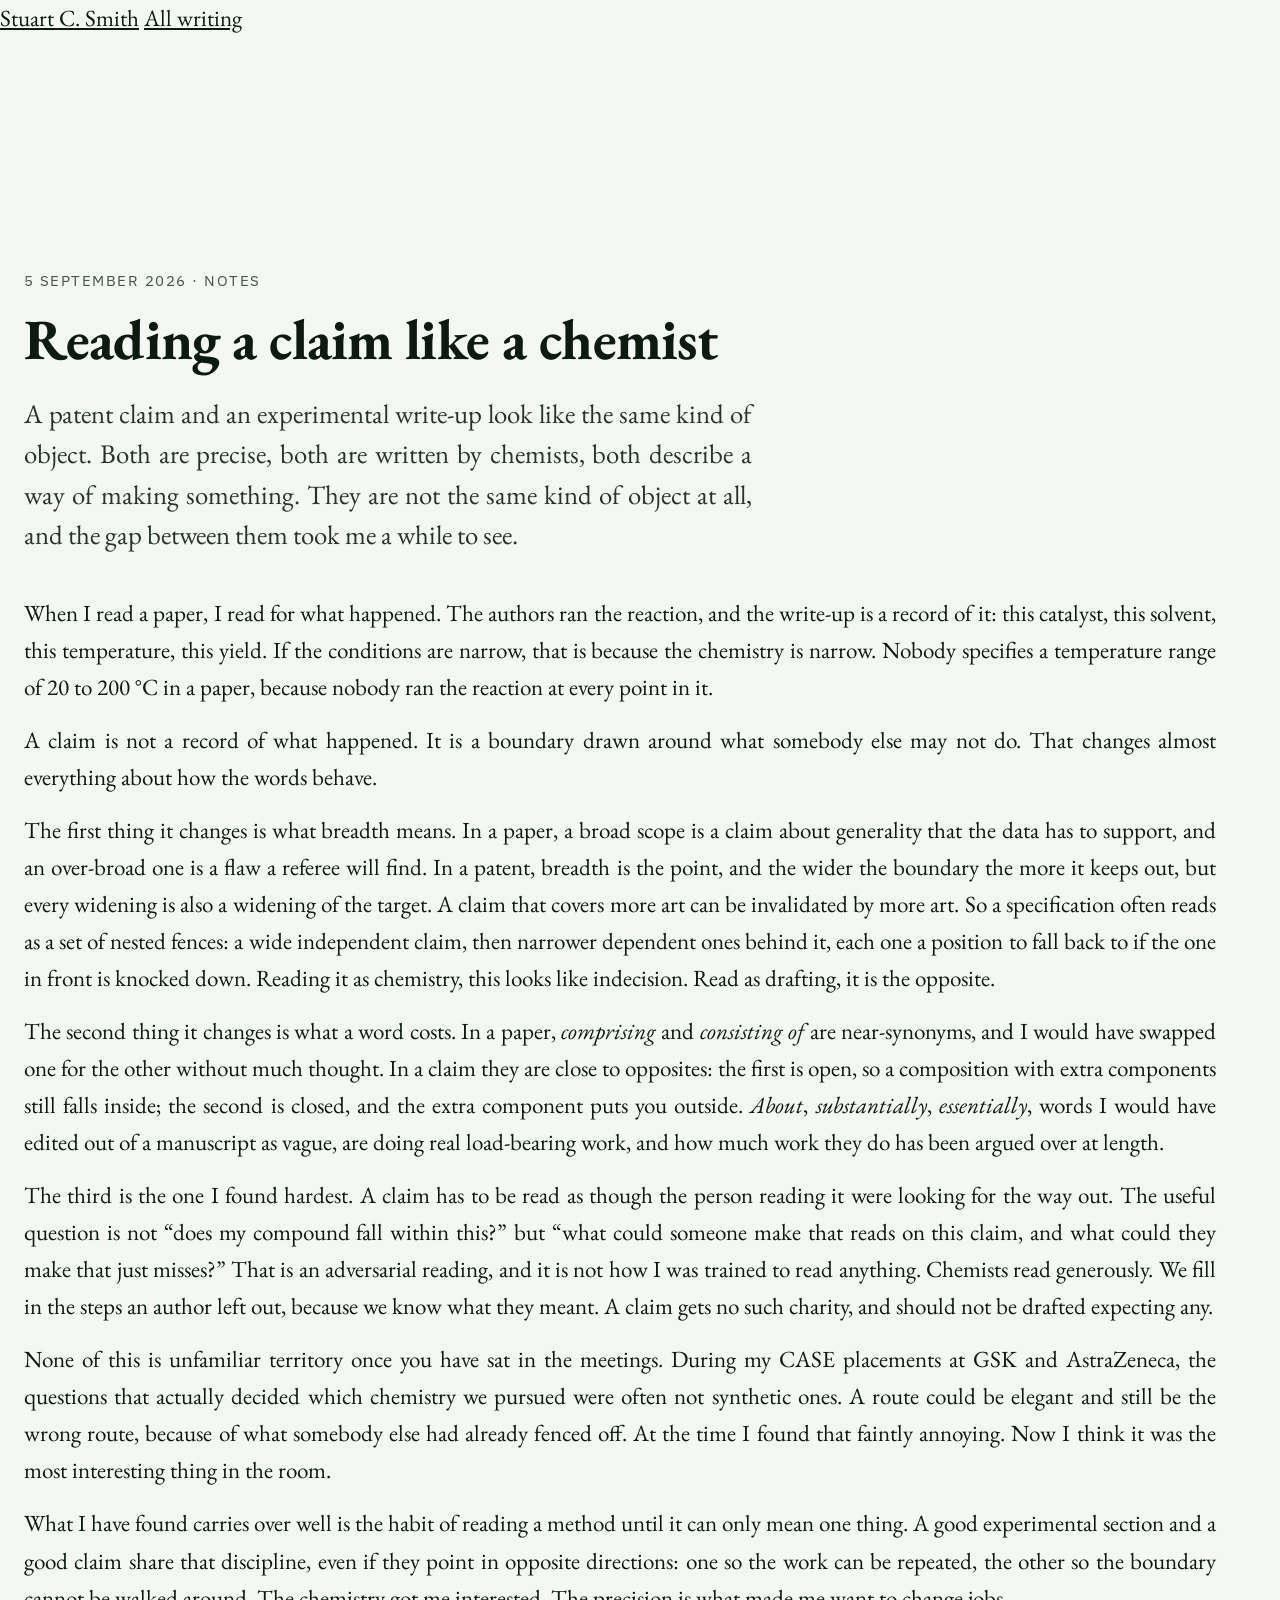
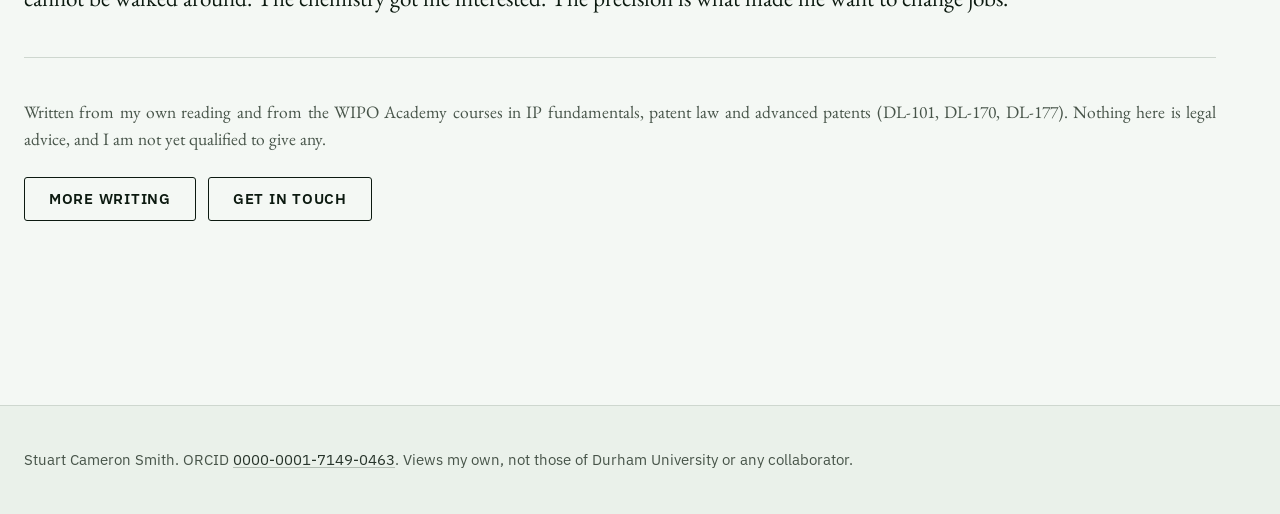
<file: posts/2026-09-05-reading-a-claim-like-a-chemist.html>
<!DOCTYPE html>
<html lang="en-GB">
<head>
<meta charset="utf-8">
<meta name="viewport" content="width=device-width, initial-scale=1, viewport-fit=cover">
<title>Reading a claim like a chemist · Stuart Cameron Smith</title>
<meta name="description" content="A patent claim and a synthesis write-up look alike and are not alike at all. What changed when I stopped reading claims as chemistry.">
<link rel="preconnect" href="https://fonts.googleapis.com">
<link rel="preconnect" href="https://fonts.gstatic.com" crossorigin>
<link rel="stylesheet" href="https://fonts.googleapis.com/css2?family=EB+Garamond:ital,wght@0,400;0,500;0,600;0,700;1,400;1,600&family=IBM+Plex+Sans:wght@400;500;600&display=swap">
<link rel="stylesheet" href="../site.css?v=13">
</head>
<body>

<a class="skip" href="#post">Skip to content</a>

<div class="topbar">
  <a class="topbar__mark" href="../index.html">Stuart&nbsp;C.&nbsp;Smith</a>
  <a class="topbar__link" href="../index.html#writing">All writing</a>
</div>

<main class="doc" style="padding-inline-start: max(var(--space-lg), env(safe-area-inset-left))">
  <article class="sec sec--open" id="post">
    <p class="open__creds">5 September 2026 · Notes</p>
    <h1 style="margin-block-start: var(--space-md)">Reading a claim like a chemist</h1>

    <div class="prose open__lede">
      <p class="lede">A patent claim and an experimental write-up look like the same kind of object. Both are precise, both are written by chemists, both describe a way of making something. They are not the same kind of object at all, and the gap between them took me a while to see.</p>
    </div>

    <div class="prose open__body">
      <p>When I read a paper, I read for what happened. The authors ran the reaction, and the write-up is a record of it: this catalyst, this solvent, this temperature, this yield. If the conditions are narrow, that is because the chemistry is narrow. Nobody specifies a temperature range of 20 to 200 °C in a paper, because nobody ran the reaction at every point in it.</p>

      <p>A claim is not a record of what happened. It is a boundary drawn around what somebody else may not do. That changes almost everything about how the words behave.</p>

      <p>The first thing it changes is what breadth means. In a paper, a broad scope is a claim about generality that the data has to support, and an over-broad one is a flaw a referee will find. In a patent, breadth is the point, and the wider the boundary the more it keeps out, but every widening is also a widening of the target. A claim that covers more art can be invalidated by more art. So a specification often reads as a set of nested fences: a wide independent claim, then narrower dependent ones behind it, each one a position to fall back to if the one in front is knocked down. Reading it as chemistry, this looks like indecision. Read as drafting, it is the opposite.</p>

      <p>The second thing it changes is what a word costs. In a paper, <em>comprising</em> and <em>consisting of</em> are near-synonyms, and I would have swapped one for the other without much thought. In a claim they are close to opposites: the first is open, so a composition with extra components still falls inside; the second is closed, and the extra component puts you outside. <em>About</em>, <em>substantially</em>, <em>essentially</em>, words I would have edited out of a manuscript as vague, are doing real load-bearing work, and how much work they do has been argued over at length.</p>

      <p>The third is the one I found hardest. A claim has to be read as though the person reading it were looking for the way out. The useful question is not <q>does my compound fall within this?</q> but <q>what could someone make that reads on this claim, and what could they make that just misses?</q> That is an adversarial reading, and it is not how I was trained to read anything. Chemists read generously. We fill in the steps an author left out, because we know what they meant. A claim gets no such charity, and should not be drafted expecting any.</p>

      <p>None of this is unfamiliar territory once you have sat in the meetings. During my CASE placements at GSK and AstraZeneca, the questions that actually decided which chemistry we pursued were often not synthetic ones. A route could be elegant and still be the wrong route, because of what somebody else had already fenced off. At the time I found that faintly annoying. Now I think it was the most interesting thing in the room.</p>

      <p>What I have found carries over well is the habit of reading a method until it can only mean one thing. A good experimental section and a good claim share that discipline, even if they point in opposite directions: one so the work can be repeated, the other so the boundary cannot be walked around. The chemistry got me interested. The precision is what made me want to change jobs.</p>
    </div>

    <hr class="hr">

    <div class="prose">
      <p class="sec__note">Written from my own reading and from the WIPO Academy courses in IP fundamentals, patent law and advanced patents (DL-101, DL-170, DL-177). Nothing here is legal advice, and I am not yet qualified to give any.</p>
    </div>

    <div class="actions">
      <a class="btn" href="../index.html#writing">More writing</a>
      <a class="btn" href="../index.html#contact">Get in touch</a>
    </div>
  </article>
</main>

<footer class="colophon">
  <div class="colophon__inner" style="padding-inline-start: max(var(--space-lg), env(safe-area-inset-left))">
    <p>Stuart Cameron Smith. ORCID <a href="https://orcid.org/0000-0001-7149-0463" rel="noopener">0000-0001-7149-0463</a>. Views my own, not those of Durham University or any collaborator.</p>
  </div>
</footer>

</body>
</html>
</file>
<file: site.css>
/* Site styles. Imports the design tokens. */
@import url("tokens.css?v=13");

/* ====================================================================
   Reset and root
   ==================================================================== */

*, *::before, *::after { box-sizing: border-box; margin: 0; padding: 0; }

html {
  overflow-x: clip;
  scroll-behavior: smooth;
  scroll-padding-block-start: calc(var(--head-h) + var(--space-md));
  -webkit-text-size-adjust: 100%;
}

body {
  overflow-x: clip;
  background: var(--color-paper);
  color: var(--color-ink);
  font-family: var(--font-body);
  font-size: var(--text-base);
  font-weight: 400;
  line-height: 1.6;
  font-optical-sizing: auto;
  -webkit-font-smoothing: antialiased;
  padding-inline-end: env(safe-area-inset-right);
}

@media (prefers-reduced-motion: reduce) {
  html { scroll-behavior: auto; }
  *, *::before, *::after {
    animation-duration: 150ms !important;
    animation-iteration-count: 1 !important;
    transition-duration: 150ms !important;
  }
  /* Functional motion keeps running, just slower. */
  .btn__spinner {
    animation-duration: 1400ms !important;
    animation-iteration-count: infinite !important;
  }
}

::selection { background: var(--color-accent); color: var(--color-accent-ink); }

:focus { outline: none; }
:focus-visible {
  outline: var(--rule-thick) solid var(--color-focus);
  outline-offset: 2px;
  border-radius: var(--radius-sm);
}

/* Small caps labels, set in the grotesque so they read as furniture
   rather than as another voice. */
.label {
  font-family: var(--font-ui);
  font-size: var(--text-xs);
  font-weight: 600;
  letter-spacing: 0.06em;
  text-transform: uppercase;
  line-height: 1.4;
}

/* Dates, citations and identifiers. */
.data {
  font-family: var(--font-ui);
  font-variant-numeric: tabular-nums;
}

.skip {
  position: absolute;
  inset-inline-start: var(--space-md);
  inset-block-start: -4rem;
  z-index: var(--z-toast);
  background: var(--color-ink);
  color: var(--color-paper);
  font-family: var(--font-ui);
  font-size: var(--text-xs);
  font-weight: 600;
  letter-spacing: 0.05em;
  text-transform: uppercase;
  text-decoration: none;
  padding: var(--space-sm) var(--space-md);
  white-space: nowrap;
}
.skip:focus-visible { inset-block-start: var(--space-md); }

/* ====================================================================
   Headings: roman only. No italic display anywhere.
   ==================================================================== */

h1, h2, h3, h4 {
  font-family: var(--font-display);
  font-style: normal;
  font-weight: 700;
  line-height: 1.16;
  letter-spacing: -0.005em;
  overflow-wrap: anywhere;
  min-width: 0;
  text-wrap: balance;
}

h1 { font-size: var(--text-display); letter-spacing: -0.015em; line-height: 1.08; }
h2 { font-size: var(--text-xl); }
h3 { font-size: var(--text-md); line-height: 1.3; letter-spacing: 0; }
h4 { font-size: var(--text-base); letter-spacing: 0; }

p { text-wrap: pretty; }

/* Justified with hyphenation, and only above the width where justification
   stops opening rivers between words. Narrow columns stay ragged-right. */
@media (min-width: 48rem) {
  .prose p, .entry__body, .pending, .plainlist li {
    text-align: justify;
    hyphens: auto;
    -webkit-hyphens: auto;
    text-wrap: auto;
  }
}
p + p { margin-block-start: var(--space-md); }

em { font-style: italic; }
b, strong { font-weight: 600; }

/* ====================================================================
   Links: accent is a highlighter, not a fill. One hover signal.
   ==================================================================== */

a { color: inherit; }

.lnk {
  color: var(--color-accent);
  text-decoration: underline;
  text-decoration-color: var(--color-rule-2);
  text-decoration-thickness: 1px;
  text-underline-offset: 2px;
  transition: text-decoration-color var(--dur-micro) var(--ease-out);
}
@media (hover: hover) and (pointer: fine) {
  .lnk:hover { text-decoration-color: var(--color-accent); }
}
.lnk:active { color: var(--color-accent-2); }

/* ====================================================================
   Fixed header: logo, name, sections, back to top
   ==================================================================== */

.head {
  position: fixed;
  inset-block-start: 0;
  inset-inline: 0;
  z-index: var(--z-sticky);
  background: var(--color-paper);
  border-block-end: var(--rule-hair) solid var(--color-rule);
  padding-inline: max(var(--space-lg), env(safe-area-inset-left)) max(var(--space-lg), env(safe-area-inset-right));
}

.head__bar {
  max-width: 100rem;
  margin-inline: auto;
  display: grid;
  grid-template-columns: 1fr auto 1fr;
  align-items: center;
  gap: var(--space-md);
  padding-block: var(--space-sm);
}

.head__id {
  grid-column: 2;
  justify-self: center;
  display: grid;
  gap: var(--space-3xs);
  justify-items: center;
  min-width: 0;
}
.head__name {
  font-family: var(--font-display);
  font-size: clamp(2.125rem, 2.14rem + 1.24vw, 3.75rem);
  font-weight: 700;
  letter-spacing: -0.01em;
  line-height: 1.1;
  text-align: center;
  white-space: nowrap;
}

.head__creds {
  font-family: var(--font-ui);
  font-size: 0.8125rem;
  font-weight: 500;
  letter-spacing: 0.13em;
  text-transform: uppercase;
  color: var(--color-muted);
  text-align: center;
  line-height: 1.4;
}

.head__logo {
  grid-column: 1;
  justify-self: center;
  display: flex;
  border: var(--rule-hair) solid var(--color-rule-2);
  border-radius: var(--radius-sm);
  overflow: hidden;
  background: var(--color-paper-2);
  text-decoration: none;
  transition: border-color var(--dur-micro) var(--ease-out);
}
@media (hover: hover) and (pointer: fine) { .head__logo:hover { border-color: var(--color-accent); } }
.el {
  display: grid;
  align-content: center;
  gap: 2px;
  padding: 0.4rem 0.9rem 0.5rem;
  min-width: 5rem;
  font-family: var(--font-ui);
  line-height: 1;
  text-align: start;
}
.el + .el { border-inline-start: var(--rule-hair) solid var(--color-rule-2); }
.el__z   { font-size: 0.8125rem; font-weight: 500; color: var(--color-muted); font-variant-numeric: tabular-nums; }
.el__sym { font-family: var(--font-display); font-size: 3.25rem; font-weight: 700; color: var(--color-accent); line-height: 1.05; }

.head__end {
  grid-column: 3;
  justify-self: center;
  display: flex;
  align-items: center;
  gap: var(--space-sm);
}

.head__top,
.head__menu {
  display: inline-flex;
  align-items: center;
  min-height: 3rem;
  padding-inline: var(--space-xl);
  border: var(--rule-hair) solid var(--color-rule-2);
  border-radius: var(--radius-md);
  background: var(--color-paper);
  color: var(--color-ink-2);
  font-family: var(--font-ui);
  font-size: 0.9375rem;
  font-weight: 600;
  letter-spacing: 0.06em;
  text-transform: uppercase;
  text-decoration: none;
  white-space: nowrap;
  cursor: pointer;
  transition: background-color var(--dur-micro) var(--ease-out), border-color var(--dur-micro) var(--ease-out);
}
@media (hover: hover) and (pointer: fine) {
  .head__top:hover, .head__menu:hover { background: var(--color-paper-3); border-color: var(--color-ink-2); }
}
.head__menu { display: none; }

.head__nav {
  max-width: 100rem;
  margin-inline: auto;
  display: flex;
  justify-content: center;
  flex-wrap: wrap;
  gap: var(--space-lg);
  padding-block: var(--space-xs) var(--space-sm);
  border-block-start: var(--rule-hair) solid var(--color-rule);
}
.head__nav a {
  font-family: var(--font-ui);
  font-size: 0.9375rem;
  font-weight: 500;
  letter-spacing: 0.04em;
  text-transform: uppercase;
  color: var(--color-muted);
  text-decoration: none;
  white-space: nowrap;
  padding-block: var(--space-3xs);
  border-block-end: var(--rule-thick) solid transparent;
  transition: color var(--dur-micro) var(--ease-out), border-color var(--dur-micro) var(--ease-out);
}
@media (hover: hover) and (pointer: fine) { .head__nav a:hover { color: var(--color-ink); } }
.head__nav a[aria-current="true"] { color: var(--color-accent); border-block-end-color: var(--color-accent); }

@media (max-width: 61.99rem) {
  /* The name cannot sit on one line beside the logo and the menu button at
     phone widths, so it is allowed to wrap here. */
  .head__name { font-size: 1.125rem; white-space: normal; }
  .head__creds { font-size: 0.5625rem; letter-spacing: 0.06em; }
  .el { min-width: 2.5rem; padding: 0.25rem 0.45rem 0.3rem; }
  .el__sym { font-size: 1.25rem; }
  .el__z { font-size: 0.5rem; }
  .head__menu { font-size: 0.75rem; min-height: 2.5rem; padding-inline: var(--space-md); }
  .head__logo { justify-self: start; }
  .head__end { justify-self: end; }
  .head__menu { display: inline-flex; }
  .head__top  { display: none; }
  .head__nav {
    display: none;
    flex-direction: column;
    align-items: stretch;
    gap: 0;
    padding-block: 0;
  }
  .head__nav.is-open { display: flex; }
  .head__nav a {
    padding-block: var(--space-sm);
    border-block-end: var(--rule-hair) solid var(--color-rule);
  }
  .head__nav a[aria-current="true"] { border-block-end-color: var(--color-rule); }
}

/* ====================================================================
   Document shell
   ==================================================================== */

.doc {
  max-width: none;
  padding-block-start: calc(var(--head-h) + var(--space-xl));
  margin-inline: auto;
  padding-inline: max(var(--space-lg), env(safe-area-inset-left));
  padding-block-end: var(--space-2xl);
}

.sec { padding-block-start: var(--space-2xl); }
.sec--open { padding-block-start: 0; padding-block-end: var(--space-lg); }
/* Deliberately uneven rhythm: the record runs tighter, contact gets air */
.sec--record  { padding-block-start: var(--space-2xl); }
.sec--contact { padding-block-start: var(--space-2xl); }

/* Section heads stack vertically in one column. No hanging labels. */
.sec__head { margin-block-end: var(--space-lg); }
.sec__head h2 { max-width: 22ch; }
.sec__note {
  margin-block-start: var(--space-xs);
  font-size: var(--text-sm);
  color: var(--color-muted);
}

.prose { max-width: var(--measure); }
.prose p { margin-block-end: 0; }

.lede {
  font-size: var(--text-md);
  line-height: 1.5;
  color: var(--color-ink-2);
  max-width: 56ch;
}

.hr {
  border: 0;
  border-block-start: var(--rule-hair) solid var(--color-rule);
  margin-block: var(--space-xl);
}

/* ====================================================================
   Opening
   ==================================================================== */



.open__creds {
  margin-block-start: var(--space-md);
  font-family: var(--font-ui);
  font-size: var(--text-xs);
  letter-spacing: 0.1em;
  text-transform: uppercase;
  color: var(--color-muted);
}
.open__lede { margin-block-start: var(--space-lg); }
.open__body { margin-block-start: var(--space-xl); }

.seeking {
  margin-block-start: var(--space-lg);
  padding-inline-start: var(--space-md);
  border-inline-start: var(--rule-thick) solid var(--color-accent);
}
.seeking__label {
  display: block;
  color: var(--color-accent);
  margin-block-end: var(--space-2xs);
}

.actions {
  display: flex;
  flex-wrap: wrap;
  align-items: center;
  gap: var(--space-sm);
  margin-block-start: var(--space-lg);
}

/* ====================================================================
   Buttons: all eight states, one hover signal
   ==================================================================== */

.btn {
  display: inline-flex;
  align-items: center;
  justify-content: center;
  gap: var(--space-xs);
  min-height: 2.75rem;
  padding-inline: var(--space-lg);
  border: var(--rule-hair) solid var(--color-ink);
  border-radius: var(--radius-md);
  background: var(--color-paper);
  color: var(--color-ink);
  font-family: var(--font-ui);
  font-size: var(--text-xs);
  font-weight: 600;
  letter-spacing: 0.05em;
  line-height: 1;
  text-transform: uppercase;
  text-decoration: none;
  white-space: nowrap;
  cursor: pointer;
  transition: background-color var(--dur-micro) var(--ease-out),
              border-color var(--dur-micro) var(--ease-out),
              color var(--dur-micro) var(--ease-out);
}

.btn--primary {
  background: var(--color-ink);
  color: var(--color-paper);
  border-color: var(--color-ink);
}

@media (hover: hover) and (pointer: fine) {
  .btn:hover          { background: var(--color-paper-3); }
  .btn--primary:hover { background: var(--color-accent); border-color: var(--color-accent); color: var(--color-accent-ink); }
}
.btn:active          { background: var(--color-rule); }
.btn--primary:active { background: var(--color-accent-2); border-color: var(--color-accent-2); color: var(--color-accent-ink); }

.btn[disabled], .btn[aria-disabled="true"] { opacity: 0.55; cursor: not-allowed; }

.btn[data-state="loading"] { cursor: progress; }
.btn[data-state="loading"] .btn__spinner { display: inline-block; }
.btn[data-state="error"]   { border-color: var(--color-error); background: var(--color-paper); color: var(--color-error); }
.btn[data-state="success"] { border-color: var(--color-success); background: var(--color-success); color: var(--color-accent-ink); }

.btn__spinner {
  display: none;
  width: 0.75em;
  height: 0.75em;
  border: 2px solid currentColor;
  border-block-start-color: transparent;
  border-radius: 50%;
  animation: spin 700ms linear infinite;
}
@keyframes spin { to { transform: rotate(360deg); } }

@media (pointer: coarse) { .btn { min-height: 48px; } }

/* ====================================================================
   Publications
   ==================================================================== */

.pubs { list-style: none; }

.pub {
  padding-block: var(--space-xl);
  border-block-start: var(--rule-hair) solid var(--color-rule);
}
/* Text stays at measure; the figure uses the full column. */
.pub > :not(.pub__fig) { max-width: var(--measure); }
.pub:first-child { border-block-start: 0; padding-block-start: 0; }

/* Figure sits below the citation at full measure, so the chemistry is legible
   and the licence credit sits directly beneath the thing it covers. */
.pub__fig { margin: 0; margin-block-start: var(--space-lg); min-width: 0; }
.pub__figlink {
  display: inline-block;
  text-decoration: none;
  border-radius: var(--radius-sm);
}
.pub__figlink img { transition: border-color var(--dur-micro) var(--ease-out); }
@media (hover: hover) and (pointer: fine) {
  .pub__figlink:hover img { border-color: var(--color-accent); }
}

.pub__fig img {
  display: block;
  max-width: 100%;
  max-height: 18rem;    /* one height for all three, so they read as a set */
  width: auto;
  height: auto;
  border: var(--rule-hair) solid var(--color-rule);
  border-radius: var(--radius-sm);
  background: var(--color-paper);
}
.pub__credit {
  margin-block-start: var(--space-xs);
  font-size: var(--text-xs);
  line-height: 1.55;
  color: var(--color-muted);
}
.pub__credit a {
  color: var(--color-muted);
  text-decoration: underline;
  text-decoration-color: var(--color-rule-2);
  text-underline-offset: 2px;
  white-space: nowrap;
}
@media (hover: hover) and (pointer: fine) {
  .pub__credit a:hover { color: var(--color-accent); text-decoration-color: var(--color-accent); }
}

/* Placeholder for a paper whose figure is not yet cleared for reuse. */
.pub__slot {
  display: grid;
  place-content: center;
  gap: var(--space-2xs);
  aspect-ratio: 16 / 9;
  padding: var(--space-sm);
  border: var(--rule-hair) dashed var(--color-rule-2);
  border-radius: var(--radius-sm);
  background: var(--color-paper-2);
  text-align: center;
}
.pub__slot-title { color: var(--color-muted); }
.pub__slot-path {
  font-family: var(--font-ui);
  font-size: var(--text-2xs);
  color: var(--color-muted);
  overflow-wrap: anywhere;
  line-height: 1.5;
}

.pub__title {
  font-family: var(--font-display);
  font-weight: 600;
  font-size: var(--text-md);
  line-height: 1.28;
  letter-spacing: -0.015em;
  overflow-wrap: anywhere;
}
.pub__authors {
  margin-block-start: var(--space-xs);
  font-size: var(--text-sm);
  color: var(--color-muted);
  line-height: 1.6;
}
.pub__authors .me { color: var(--color-ink); font-weight: 600; }
.pub__cite {
  margin-block-start: var(--space-xs);
  font-size: var(--text-xs);
  color: var(--color-ink-2);
  overflow-wrap: anywhere;
}
.pub__meta {
  margin-block-start: var(--space-sm);
  display: flex;
  flex-wrap: wrap;
  align-items: center;
  gap: var(--space-sm);
}

.tag {
  font-family: var(--font-ui);
  font-size: var(--text-2xs);
  font-weight: 600;
  letter-spacing: 0.04em;
  line-height: 1;
  text-transform: uppercase;
  padding: var(--space-2xs) var(--space-xs);
  border: var(--rule-hair) solid var(--color-rule-2);
  border-radius: var(--radius-sm);
  color: var(--color-muted);
  white-space: nowrap;
}
.tag--oa { color: var(--color-accent); border-color: var(--color-accent); }

.pending {
  margin-block-start: var(--space-xl);
  padding-block-start: var(--space-lg);
  border-block-start: var(--rule-hair) solid var(--color-rule);
  max-width: var(--measure);
  font-size: var(--text-sm);
  color: var(--color-muted);
}

/* ====================================================================
   Record entries: research
   ==================================================================== */

/* Institution marks. Shown at natural colour, sized to a common optical
   height. Trademarks of their owners; identification only. */
.orgs {
  list-style: none;
  display: flex;
  flex-wrap: wrap;
  align-items: center;
  gap: var(--space-lg) var(--space-xl);
  padding-block: var(--space-lg);
  margin-block-end: var(--space-lg);
  border-block: var(--rule-hair) solid var(--color-rule);
}
/* Crests and wordmarks are wildly different shapes, so they are balanced by
   optical area rather than by a single shared height. */
.orgs img {
  display: block;
  width: auto;
  height: auto;
  object-fit: contain;
  max-height: 3.25rem;   /* tall crests: Durham, York, Glasgow */
  max-width: 6rem;
}
.orgs img.orgs__wordmark      { max-height: 2rem;   max-width: 6.5rem; }
.orgs img.orgs__wordmark--xw  { max-width: 8rem; }

@media (min-width: 40rem) {
  .orgs img                     { max-height: 4rem; max-width: 7rem; }
  .orgs img.orgs__wordmark      { max-height: 2.5rem; max-width: 7.5rem; }
  .orgs img.orgs__wordmark--xw  { max-width: 9.5rem; }
}

/* Two places, level with each other, at text measure. Not decoration:
   they anchor the institutions named in the entries above. */
.places {
  display: grid;
  gap: var(--space-xl);
  margin-block-start: var(--space-2xl);
}
@media (min-width: 44rem) {
  .places { grid-template-columns: minmax(0, 1fr) minmax(0, 1fr); gap: var(--space-lg); }
}
.place { margin: 0; min-width: 0; }
.place img {
  display: block;
  width: 100%;
  height: auto;
  aspect-ratio: 3 / 2;
  object-fit: cover;
  border-radius: var(--radius-sm);
  border: var(--rule-hair) solid var(--color-rule);
}
.place__cap {
  margin-block-start: var(--space-xs);
  font-size: var(--text-xs);
  line-height: 1.55;
  color: var(--color-muted);
}
.place__credit { display: block; margin-block-start: var(--space-3xs); }
.place__credit a {
  color: var(--color-muted);
  text-decoration: underline;
  text-decoration-color: var(--color-rule-2);
  text-underline-offset: 2px;
  white-space: nowrap;
}
@media (hover: hover) and (pointer: fine) {
  .place__credit a:hover { color: var(--color-accent); text-decoration-color: var(--color-accent); }
}

.entries { list-style: none; }

.entry {
  padding-block: var(--space-lg);
  border-block-start: var(--rule-hair) solid var(--color-rule);
  max-width: var(--measure);
}
.entry:first-child { border-block-start: 0; padding-block-start: 0; }

.entry__when {
  font-family: var(--font-ui);
  font-variant-numeric: tabular-nums;
  font-size: var(--text-xs);
  letter-spacing: 0.06em;
  color: var(--color-accent);
}
.entry__role  { margin-block-start: var(--space-2xs); }
.entry__where { font-size: var(--text-sm); color: var(--color-muted); margin-block-start: var(--space-3xs); }
.entry__body  { margin-block-start: var(--space-sm); font-size: var(--text-sm); color: var(--color-ink-2); }

/* ====================================================================
   Record tables
   ==================================================================== */

.tablewrap { overflow-x: auto; }
.tablewrap--gap { margin-block-start: var(--space-xl); }
.prose--gap { margin-block-start: var(--space-xl); }

.rec {
  width: 100%;
  border-collapse: collapse;
  font-size: var(--text-sm);
}
.rec caption {
  text-align: start;
  color: var(--color-muted);
  padding-block-end: var(--space-sm);
}
.rec th, .rec td {
  text-align: start;
  vertical-align: baseline;
  padding: var(--space-sm) var(--space-md) var(--space-sm) 0;
  border-block-end: var(--rule-hair) solid var(--color-rule);
}
.rec th {
  font-family: var(--font-body);
  font-weight: 600;
  color: var(--color-ink);
}
.rec td { color: var(--color-ink-2); }
.rec td:last-child {
  font-family: var(--font-ui);
  font-variant-numeric: tabular-nums;
  font-size: var(--text-xs);
  color: var(--color-muted);
  white-space: nowrap;
  padding-inline-end: 0;
}

.plainlist { list-style: none; max-width: var(--measure); margin-block-start: var(--space-lg); }
.plainlist li {
  padding-block: var(--space-sm);
  border-block-end: var(--rule-hair) solid var(--color-rule);
  font-size: var(--text-sm);
  color: var(--color-ink-2);
}
.plainlist li:last-child { border-block-end: 0; }

/* ====================================================================
   Writing
   ==================================================================== */

.posts { list-style: none; max-width: var(--measure); }
.post {
  padding-block: var(--space-lg);
  border-block-start: var(--rule-hair) solid var(--color-rule);
}
.post:first-child { border-block-start: 0; padding-block-start: 0; }
.post__when {
  font-family: var(--font-ui);
  font-variant-numeric: tabular-nums;
  font-size: var(--text-xs);
  color: var(--color-muted);
}
.post__title { margin-block-start: var(--space-2xs); }
.post__title a { text-decoration-color: var(--color-rule-2); }
.post__dek   { margin-block-start: var(--space-xs); font-size: var(--text-sm); color: var(--color-muted); }
.post__where { margin-block-start: var(--space-xs); color: var(--color-accent); }

/* ====================================================================
   Contact
   ==================================================================== */

.contact { display: grid; gap: var(--space-2xl); }
@media (min-width: 56rem) {
  .contact { grid-template-columns: minmax(0, 0.7fr) minmax(0, 1.3fr); align-items: start; }
}


/* The portrait closes the contact column. It sits flush to the column and
   carries the same hairline as the rows above, so it reads as the last block
   of that list rather than an image dropped on top of the layout. */
.contact__side { display: grid; gap: 0; align-content: start; }
.shot { margin: 0; }
.portrait {
  display: block;
  width: 100%;
  height: auto;
  aspect-ratio: 4 / 3;
  object-fit: cover;
  object-position: 50% 32%;
  border-block-end: var(--rule-hair) solid var(--color-rule);
}

.direct { list-style: none; }
.direct li { border-block-end: var(--rule-hair) solid var(--color-rule); }
/* Narrow: value and tag stack, so neither ever wraps mid-string.
   Wide enough: they sit on one baseline with the tag flushed right. */
.direct a {
  display: flex;
  flex-direction: column;
  align-items: flex-start;
  gap: var(--space-3xs);
  padding-block: var(--space-sm);
  font-size: var(--text-sm);
  text-decoration: none;
  overflow-wrap: anywhere;
  transition: color var(--dur-micro) var(--ease-out);
}
@media (min-width: 26rem) {
  .direct a {
    flex-direction: row;
    align-items: baseline;
    justify-content: space-between;
    gap: var(--space-md);
  }
}
@media (hover: hover) and (pointer: fine) { .direct a:hover { color: var(--color-accent); } }
.direct__tag { color: var(--color-muted); white-space: nowrap; }

/* ---- Form. Border width is constant across every state. ---- */

.form { display: grid; gap: var(--space-lg); }
.frow { display: grid; gap: var(--space-lg); }
@media (min-width: 30rem) { .frow { grid-template-columns: minmax(0, 1fr) minmax(0, 1fr); } }

.field { display: grid; gap: var(--space-2xs); }
.field__label { color: var(--color-ink-2); }
.field__req { color: var(--color-accent); }

.input {
  width: 100%;
  min-height: 2.75rem;
  padding: var(--space-sm) var(--space-md);
  padding-inline-end: var(--space-xl);          /* reserved right-edge slot */
  border: var(--rule-hair) solid var(--color-rule-2);
  border-radius: var(--radius-md);
  outline: var(--rule-thick) solid transparent; /* reserved, no shift on focus */
  outline-offset: 1px;
  background: var(--color-paper);
  color: var(--color-ink);
  font-family: var(--font-body);
  font-size: var(--text-base);
  line-height: 1.5;
  transition: background-color var(--dur-micro) var(--ease-out),
              border-color var(--dur-micro) var(--ease-out);
}
.input::placeholder { color: var(--color-muted); opacity: 1; }

@media (hover: hover) and (pointer: fine) {
  .input:hover:not([disabled]) { background: var(--color-paper-2); }
}
.input:focus-visible { outline-color: var(--color-focus); border-color: var(--color-ink-2); }
.input[disabled] { opacity: 0.55; cursor: not-allowed; }
.input[aria-invalid="true"] { border-color: var(--color-error); }
.input[data-state="success"] { border-color: var(--color-success); }

textarea.input { resize: vertical; min-height: 7rem; padding-inline-end: var(--space-md); }
select.input { cursor: pointer; }

/* Helper reserves a line so validation never shifts the page */
.field__help {
  min-height: 1lh;
  font-size: var(--text-xs);
  color: var(--color-muted);
  line-height: 1.5;
}
.field__help[data-state="error"] { color: var(--color-error); }

.form__status {
  font-size: var(--text-sm);
  line-height: 1.6;
  padding: var(--space-sm) var(--space-md);
  border-inline-start: var(--rule-thick) solid var(--color-rule-2);
}
.form__status:empty { display: none; }
.form__status[data-state="error"]   { color: var(--color-error);  border-inline-start-color: var(--color-error); }
.form__status[data-state="success"] { color: var(--color-accent); border-inline-start-color: var(--color-accent); }

.form__fallback { font-size: var(--text-xs); color: var(--color-muted); }

/* ====================================================================
   Colophon
   ==================================================================== */

.colophon {
  margin-block-start: var(--space-3xl);
  border-block-start: var(--rule-hair) solid var(--color-rule);
  background: var(--color-paper-2);
}
.colophon__inner {
  max-width: none;
  margin-inline: auto;
  padding: var(--space-xl) max(var(--space-lg), env(safe-area-inset-left));
  font-family: var(--font-ui);
  font-size: var(--text-xs);
  line-height: 1.85;
  color: var(--color-muted);
  text-wrap: pretty;
}

.colophon__inner p + p { margin-block-start: var(--space-md); }
.colophon__inner a {
  color: var(--color-ink-2);
  text-decoration: underline;
  text-decoration-color: var(--color-rule-2);
  text-underline-offset: 2px;
  white-space: nowrap;
  transition: text-decoration-color var(--dur-micro) var(--ease-out);
}
@media (hover: hover) and (pointer: fine) {
  .colophon__inner a:hover { text-decoration-color: var(--color-accent); }
}

/* ====================================================================
   Rail activates at desktop width
   ==================================================================== */

/* The rail is fixed, so the body is inset by its width and the document is
   centred in what remains. The reading column stays at measure; figures,
   tables and the logo strip take the extra width instead. */
@media (min-width: 60rem) {
  .doc, .colophon__inner { padding-inline: var(--space-2xl); }
}

/* ====================================================================
   Section reveal. Applied only when JS is running, so the page is never
   left invisible if the script fails, and skipped entirely for anyone
   who prefers reduced motion.
   ==================================================================== */

@media (prefers-reduced-motion: no-preference) {
  .js-reveal .sec {
    /* The opening never hides: it is the first thing a reader sees, and it
       must not depend on a script running to become visible. */
    opacity: 0;
    transform: translateY(8px);
    transition: opacity 450ms var(--ease-out), transform 450ms var(--ease-out);
  }
  .js-reveal .sec.is-in,
  .js-reveal .sec--open { opacity: 1; transform: none; }
}

.vh {
  position: absolute;
  width: 1px; height: 1px;
  padding: 0; margin: -1px;
  overflow: hidden;
  clip-path: inset(50%);
  white-space: nowrap;
  border: 0;
}
</file>
